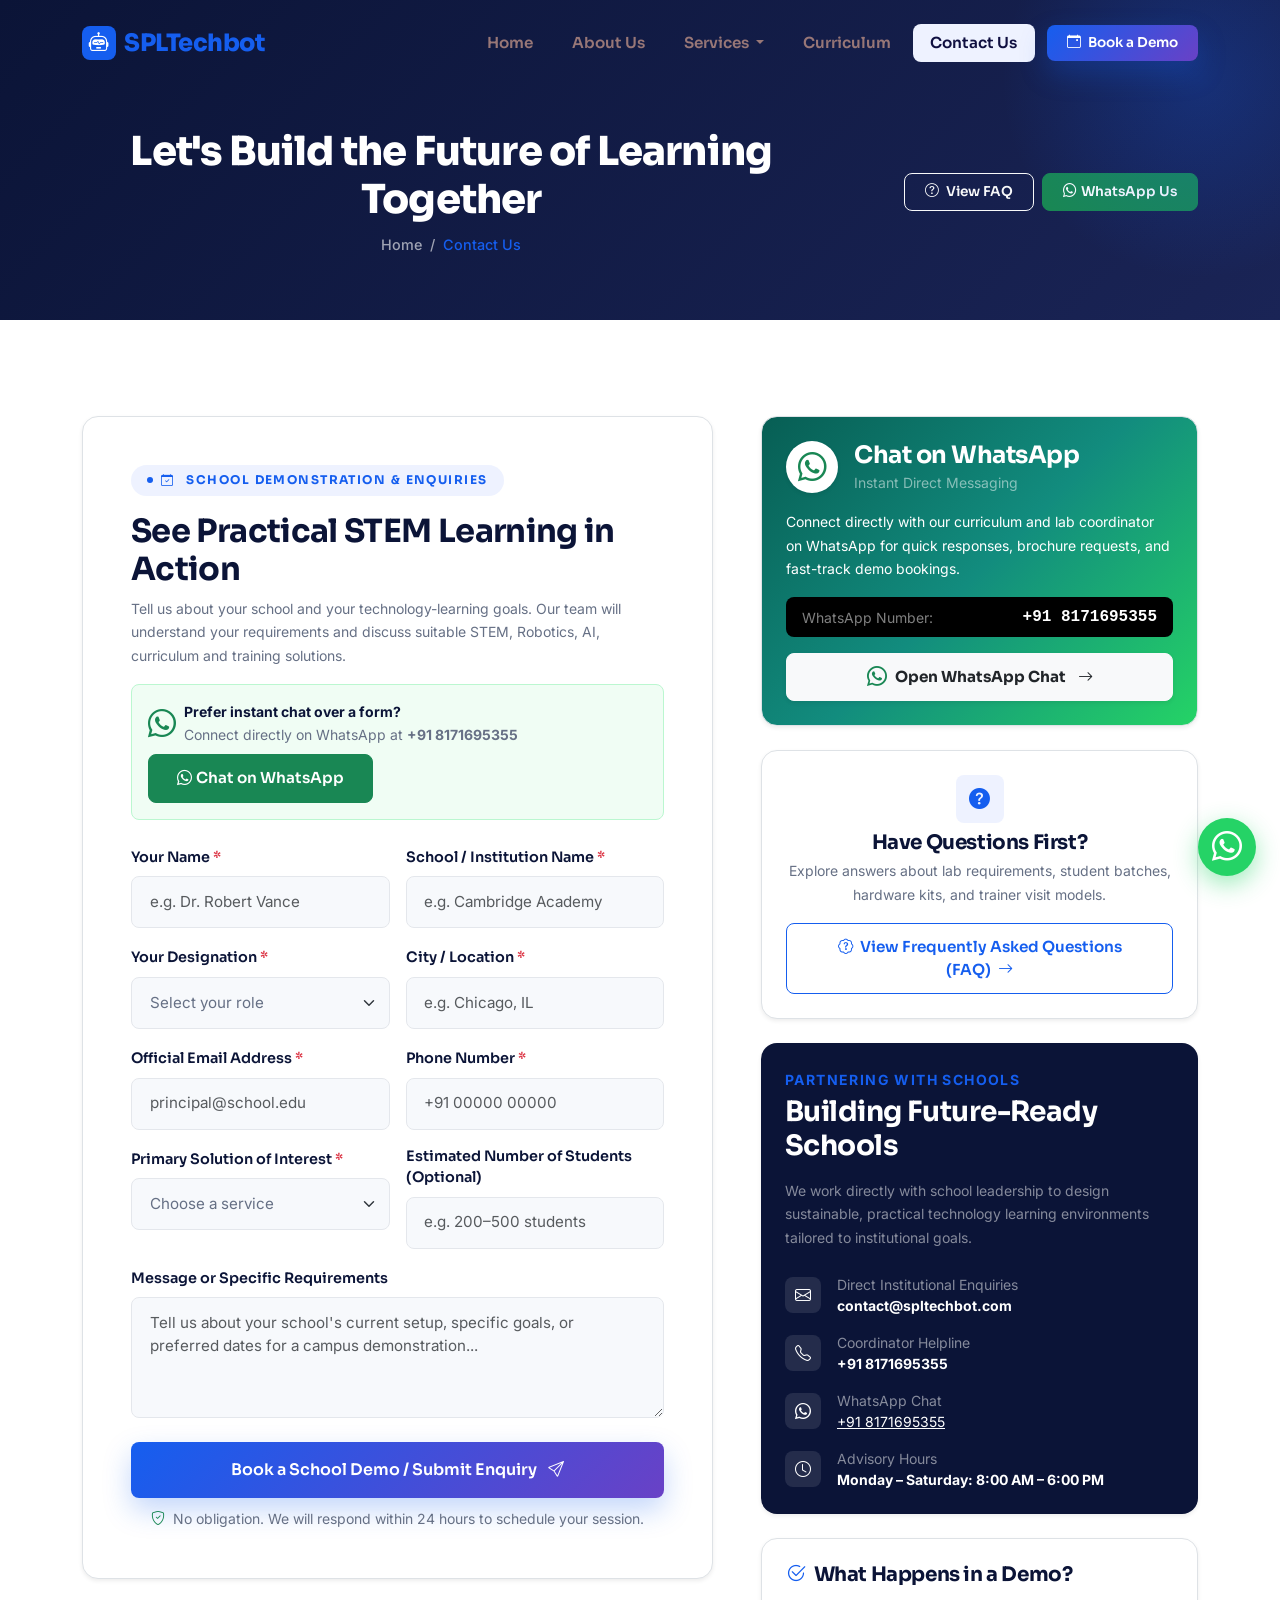
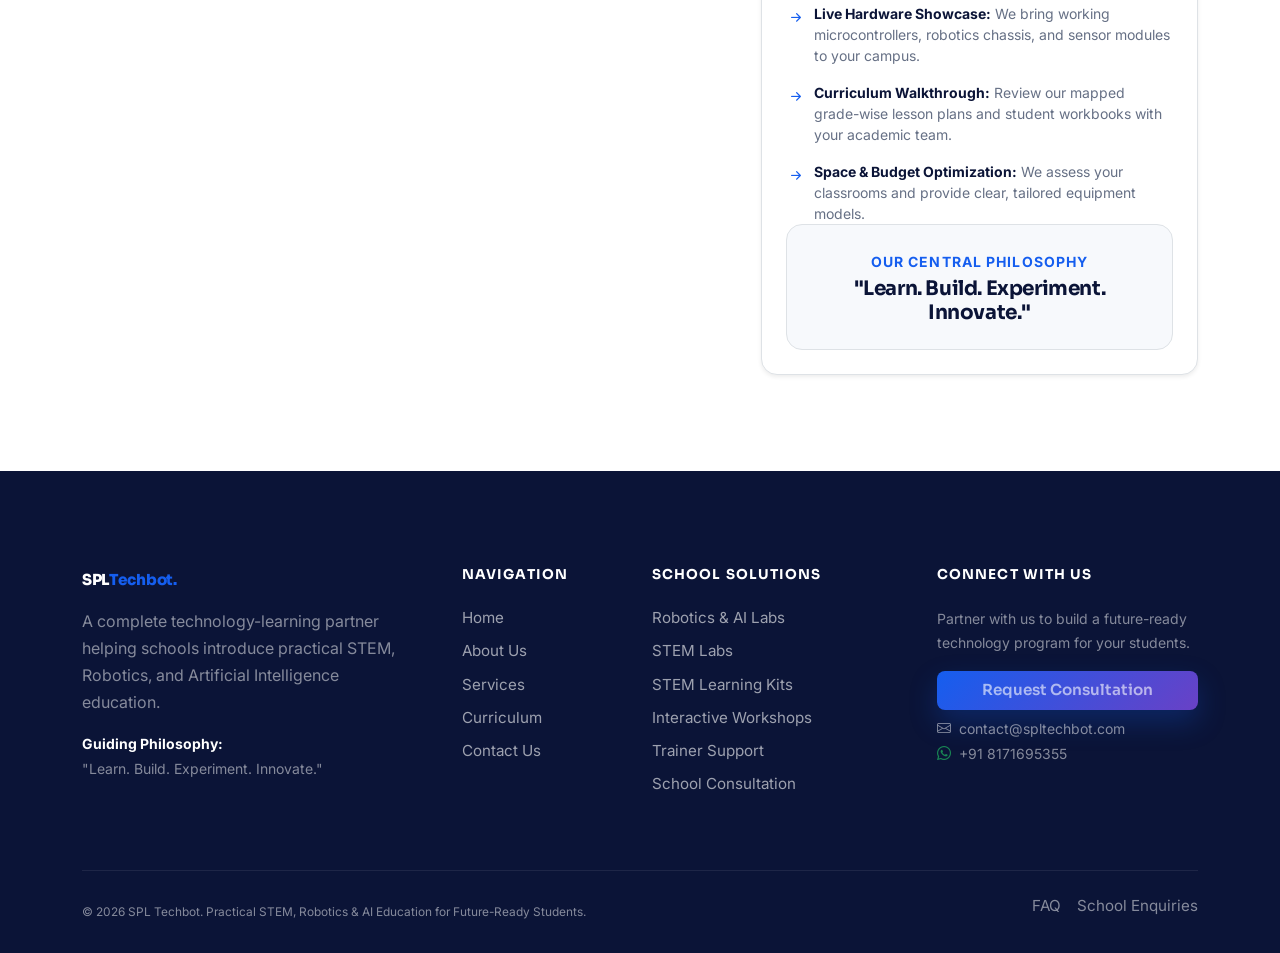
<file: contact.html>
<!DOCTYPE html>
<html lang="en">
<head>
  <meta charset="UTF-8">
  <meta name="viewport" content="width=device-width, initial-scale=1.0">
  <title>Contact Us &amp; Inquire — SPL Techbot</title>
  <meta name="description" content="Connect with SPL Techbot to discuss STEM and Robotics labs, kits, curriculum, and trainer solutions for your school.">
  <link rel="icon" type="image/svg+xml" href="data:image/svg+xml,%3Csvg xmlns='http://www.w3.org/2000/svg' viewBox='0 0 100 100'%3E%3Crect width='100' height='100' rx='22' fill='%23155EEF'/%3E%3Cpath d='M30 70 L30 30 L50 50 L70 30 L70 70' stroke='white' stroke-width='10' fill='none' stroke-linecap='round' stroke-linejoin='round'/%3E%3C/svg%3E">
  <link rel="preconnect" href="https://fonts.googleapis.com">
  <link rel="preconnect" href="https://fonts.gstatic.com" crossorigin>
  <link href="https://fonts.googleapis.com/css2?family=Inter:wght@400;500;600;700&family=Sora:wght@400;600;700;800&display=swap" rel="stylesheet">
  <link href="https://cdn.jsdelivr.net/npm/bootstrap@5.3.3/dist/css/bootstrap.min.css" rel="stylesheet">
  <link href="https://cdn.jsdelivr.net/npm/bootstrap-icons@1.11.3/font/bootstrap-icons.css" rel="stylesheet">
  <link href="css/custom.css" rel="stylesheet">
</head>
<body>

  <!-- NAVBAR -->
  <nav class="navbar navbar-expand-lg navbar-nexora fixed-top">
    <div class="container">
      <a class="navbar-brand navbar-brand-custom d-flex align-items-center gap-2" href="index.html">
        <span class="d-inline-flex align-items-center justify-content-center bg-primary text-white rounded-3 p-1" style="width:34px;height:34px;">
          <i class="bi bi-robot fs-5"></i>
        </span>
        <span>SPL<span class="text-primary-custom">Techbot</span></span>
      </a>
      <button class="navbar-toggler navbar-toggler-custom" type="button" data-bs-toggle="collapse" data-bs-target="#mainNav" aria-controls="mainNav" aria-expanded="false" aria-label="Toggle navigation">
        <span class="bar"></span><span class="bar"></span><span class="bar"></span>
      </button>
      <div class="collapse navbar-collapse" id="mainNav">
        <ul class="navbar-nav ms-auto align-items-lg-center gap-1 mt-3 mt-lg-0">
          <li class="nav-item"><a class="nav-link" href="index.html">Home</a></li>
          <li class="nav-item"><a class="nav-link" href="about.html">About Us</a></li>
          <li class="nav-item dropdown">
            <a class="nav-link dropdown-toggle" href="services.html" role="button" data-bs-toggle="dropdown" aria-expanded="false">
              Services
            </a>
            <ul class="dropdown-menu">
              <li><a class="dropdown-item" href="services.html"><i class="bi bi-grid-fill"></i> All Solutions Overview</a></li>
              <li><hr class="dropdown-divider my-1"></li>
              <li><a class="dropdown-item" href="robotics-ai-labs.html"><i class="bi bi-robot"></i> Robotics &amp; AI Labs</a></li>
              <li><a class="dropdown-item" href="stem-labs.html"><i class="bi bi-tools"></i> STEM Labs</a></li>
              <li><a class="dropdown-item" href="stem-kits.html"><i class="bi bi-box-seam"></i> STEM Kits</a></li>
              <li><a class="dropdown-item" href="workshops.html"><i class="bi bi-lightning-charge"></i> Workshops</a></li>
              <li><a class="dropdown-item" href="trainer-support.html"><i class="bi bi-person-video3"></i> Trainer Support</a></li>
              <li><a class="dropdown-item" href="school-consultation.html"><i class="bi bi-chat-square-text"></i> School Consultation</a></li>
            </ul>
          </li>
          <li class="nav-item"><a class="nav-link" href="curriculum.html">Curriculum</a></li>
          <li class="nav-item"><a class="nav-link active" href="contact.html">Contact Us</a></li>
          <li class="nav-item ms-lg-2 mt-2 mt-lg-0">
            <a href="#demo" class="btn btn-primary btn-sm-custom w-100">
              <i class="bi bi-calendar-event me-1"></i> Book a Demo
            </a>
          </li>
        </ul>
      </div>
    </div>
  </nav>

  <!-- PAGE HEADER -->
  <header class="page-header" id="demo">
    <div class="container">
      <div class="row align-items-center justify-content-between g-3">
        <div class="col-lg-8">
          <h1 class="mb-2">Let's Build the Future of Learning Together</h1>
          <div class="breadcrumb-custom">
            <a href="index.html">Home</a> <span>/</span> <span class="active">Contact Us</span>
          </div>
        </div>
        <div class="col-lg-4 text-lg-end">
          <div class="d-flex flex-wrap align-items-center justify-content-lg-end gap-2">
            <a href="faq.html" class="btn btn-outline-light btn-sm-custom">
              <i class="bi bi-question-circle me-1"></i> View FAQ
            </a>
            <a href="https://wa.me/918171695355?text=Hello%20SPL%20Techbot!%20I%20would%20like%20to%20inquire%20about%20your%20STEM%2C%20Robotics%2C%20and%20technology%20education%20programs.%20Please%20share%20more%20details." target="_blank" rel="noopener noreferrer" class="btn btn-success btn-sm-custom d-flex align-items-center gap-1">
              <i class="bi bi-whatsapp"></i> WhatsApp Us
            </a>
          </div>
        </div>
      </div>
    </div>
  </header>

  <!-- CONTACT & BOOK A DEMO SECTION -->
  <section class="section">
    <div class="container">
      <div class="row g-5">
        <!-- Contact Form Column -->
        <div class="col-lg-7 reveal">
          <div class="p-4 p-md-5 bg-white border rounded-4 shadow-sm">
            <span class="eyebrow"><i class="bi bi-calendar-check text-primary-custom me-1"></i> School Demonstration &amp; Enquiries</span>
            <h2 class="font-display fw-bold text-navy mb-2">See Practical STEM Learning in Action</h2>
            <p class="text-slate small mb-3">
              Tell us about your school and your technology-learning goals. Our team will understand your requirements and discuss suitable STEM, Robotics, AI, curriculum and training solutions.
            </p>

            <!-- Instant WhatsApp Quick Action Box -->
            <div class="p-3 mb-4 rounded-3 border d-flex flex-wrap align-items-center justify-content-between gap-2" style="background:#F0FDF4; border-color:#BBF7D0 !important;">
              <div class="d-flex align-items-center gap-2">
                <i class="bi bi-whatsapp text-success fs-3"></i>
                <div>
                  <strong class="text-navy small d-block">Prefer instant chat over a form?</strong>
                  <span class="text-slate small">Connect directly on WhatsApp at <strong>+91 8171695355</strong></span>
                </div>
              </div>
              <a href="https://wa.me/918171695355?text=Hello%20SPL%20Techbot!%20I%20would%20like%20to%20inquire%20about%20your%20STEM%2C%20Robotics%2C%20and%20technology%20education%20programs.%20Please%20share%20more%20details." target="_blank" rel="noopener noreferrer" class="btn btn-sm btn-success fw-semibold d-inline-flex align-items-center gap-1">
                <i class="bi bi-whatsapp"></i> Chat on WhatsApp
              </a>
            </div>

            <form class="needs-validation" novalidate>
              <div class="row g-3">
                <div class="col-md-6">
                  <label class="form-label text-navy fw-semibold small">Your Name <span class="text-danger">*</span></label>
                  <input type="text" class="form-control" placeholder="e.g. Dr. Robert Vance" required>
                  <div class="invalid-feedback">Please provide your full name.</div>
                </div>
                <div class="col-md-6">
                  <label class="form-label text-navy fw-semibold small">School / Institution Name <span class="text-danger">*</span></label>
                  <input type="text" class="form-control" placeholder="e.g. Cambridge Academy" required>
                  <div class="invalid-feedback">Please enter your school or institution name.</div>
                </div>
                <div class="col-md-6">
                  <label class="form-label text-navy fw-semibold small">Your Designation <span class="text-danger">*</span></label>
                  <select class="form-select" required>
                    <option value="" selected disabled>Select your role</option>
                    <option value="Principal">Principal / Head of School</option>
                    <option value="School Director">School Director / Trustee</option>
                    <option value="Academic Coordinator">Academic Coordinator</option>
                    <option value="STEM Coordinator">STEM / Robotics Coordinator</option>
                    <option value="Science / CS Teacher">Science or Computer Science Teacher</option>
                    <option value="Management">School Management / Administrator</option>
                    <option value="Other">Other</option>
                  </select>
                  <div class="invalid-feedback">Please select your role.</div>
                </div>
                <div class="col-md-6">
                  <label class="form-label text-navy fw-semibold small">City / Location <span class="text-danger">*</span></label>
                  <input type="text" class="form-control" placeholder="e.g. Chicago, IL" required>
                  <div class="invalid-feedback">Please enter your city.</div>
                </div>
                <div class="col-md-6">
                  <label class="form-label text-navy fw-semibold small">Official Email Address <span class="text-danger">*</span></label>
                  <input type="email" class="form-control" placeholder="principal@school.edu" required>
                  <div class="invalid-feedback">Please enter a valid institutional email.</div>
                </div>
                <div class="col-md-6">
                  <label class="form-label text-navy fw-semibold small">Phone Number <span class="text-danger">*</span></label>
                  <input type="tel" class="form-control" placeholder="+91 00000 00000" required>
                  <div class="invalid-feedback">Please enter your contact phone number.</div>
                </div>
                <div class="col-md-6">
                  <label class="form-label text-navy fw-semibold small">Primary Solution of Interest <span class="text-danger">*</span></label>
                  <select class="form-select" required>
                    <option value="" selected disabled>Choose a service</option>
                    <option value="Full Ecosystem">Complete Turnkey STEM Ecosystem</option>
                    <option value="Robotics & AI Labs">Robotics &amp; AI Labs</option>
                    <option value="STEM Labs">STEM Labs &amp; Maker Spaces</option>
                    <option value="STEM Kits">STEM Learning Kits</option>
                    <option value="Workshops">Interactive Workshops &amp; Hackathons</option>
                    <option value="Trainer Support">Trainer &amp; Instructor Support</option>
                    <option value="School Consultation">School Consultation &amp; Space Planning</option>
                  </select>
                  <div class="invalid-feedback">Please select the service you are interested in.</div>
                </div>
                <div class="col-md-6">
                  <label class="form-label text-navy fw-semibold small">Estimated Number of Students (Optional)</label>
                  <input type="text" class="form-control" placeholder="e.g. 200–500 students">
                </div>
                <div class="col-12">
                  <label class="form-label text-navy fw-semibold small">Message or Specific Requirements</label>
                  <textarea class="form-control" rows="4" placeholder="Tell us about your school's current setup, specific goals, or preferred dates for a campus demonstration..."></textarea>
                </div>
                <div class="col-12 mt-4">
                  <button type="submit" class="btn btn-primary btn-lg-custom w-100">
                    Book a School Demo / Submit Enquiry <i class="bi bi-send ms-2"></i>
                  </button>
                  <div class="text-center mt-2">
                    <small class="text-slate"><i class="bi bi-shield-check text-success me-1"></i> No obligation. We will respond within 24 hours to schedule your session.</small>
                  </div>
                </div>
              </div>
            </form>
          </div>
        </div>

        <!-- Information & Value Column -->
        <div class="col-lg-5 reveal">
          <div class="vstack gap-4">
            <!-- DEDICATED WHATSAPP CONTACT CARD -->
            <div class="p-4 rounded-4 shadow-sm border" style="background: linear-gradient(135deg, #075E54 0%, #128C7E 50%, #25D366 100%); color: #fff;">
              <div class="d-flex align-items-center gap-3 mb-3">
                <div class="d-flex align-items-center justify-content-center bg-white text-success rounded-circle shadow-sm" style="width:52px; height:52px; font-size:1.8rem;">
                  <i class="bi bi-whatsapp"></i>
                </div>
                <div>
                  <h4 class="text-white font-display fw-bold mb-0">Chat on WhatsApp</h4>
                  <small class="text-white-50">Instant Direct Messaging</small>
                </div>
              </div>
              <p class="text-white small mb-3 opacity-90">
                Connect directly with our curriculum and lab coordinator on WhatsApp for quick responses, brochure requests, and fast-track demo bookings.
              </p>
              <div class="bg-black bg-opacity-20 rounded-3 p-2 px-3 mb-3 d-flex align-items-center justify-content-between">
                <span class="small text-white-50">WhatsApp Number:</span>
                <strong class="text-white font-monospace fs-6">+91 8171695355</strong>
              </div>
              <a href="https://wa.me/918171695355?text=Hello%20SPL%20Techbot!%20I%20would%20like%20to%20inquire%20about%20your%20STEM%2C%20Robotics%2C%20and%20technology%20education%20programs.%20Please%20share%20more%20details." target="_blank" rel="noopener noreferrer" class="btn btn-light fw-bold w-100 py-2 text-dark d-flex align-items-center justify-content-center gap-2 shadow-sm">
                <i class="bi bi-whatsapp text-success fs-5"></i> Open WhatsApp Chat <i class="bi bi-arrow-right ms-1"></i>
              </a>
            </div>

            <!-- FAQ CALLOUT CARD -->
            <div class="p-4 bg-white border rounded-4 shadow-sm text-center">
              <div class="icon-box icon-box-primary mx-auto mb-2" style="width:48px;height:48px;font-size:1.3rem;">
                <i class="bi bi-question-circle-fill"></i>
              </div>
              <h5 class="text-navy fw-bold font-display mb-1">Have Questions First?</h5>
              <p class="text-slate small mb-3">Explore answers about lab requirements, student batches, hardware kits, and trainer visit models.</p>
              <a href="faq.html" class="btn btn-outline-primary btn-md-custom w-100">
                <i class="bi bi-patch-question me-1"></i> View Frequently Asked Questions (FAQ) <i class="bi bi-arrow-right ms-1"></i>
              </a>
            </div>

            <!-- Institutional Info Card -->
            <div class="p-4 bg-navy text-white rounded-4 shadow-sm">
              <span class="text-uppercase small fw-bold text-primary" style="letter-spacing:0.1em;">Partnering with Schools</span>
              <h3 class="text-white font-display mt-1 mb-3">Building Future-Ready Schools</h3>
              <p class="text-white-50 small mb-4">
                We work directly with school leadership to design sustainable, practical technology learning environments tailored to institutional goals.
              </p>
              <div class="vstack gap-3 small">
                <div class="d-flex align-items-center gap-3">
                  <div class="icon-box icon-box-primary text-white" style="background:rgba(255,255,255,0.1); width:36px; height:36px; font-size:1rem;">
                    <i class="bi bi-envelope"></i>
                  </div>
                  <div>
                    <span class="text-white-50 d-block">Direct Institutional Enquiries</span>
                    <strong class="text-white">contact@spltechbot.com</strong>
                  </div>
                </div>
                <div class="d-flex align-items-center gap-3">
                  <div class="icon-box icon-box-primary text-white" style="background:rgba(255,255,255,0.1); width:36px; height:36px; font-size:1rem;">
                    <i class="bi bi-telephone"></i>
                  </div>
                  <div>
                    <span class="text-white-50 d-block">Coordinator Helpline</span>
                    <strong class="text-white">+91 8171695355</strong>
                  </div>
                </div>
                <div class="d-flex align-items-center gap-3">
                  <div class="icon-box icon-box-primary text-white" style="background:rgba(255,255,255,0.1); width:36px; height:36px; font-size:1rem;">
                    <i class="bi bi-whatsapp"></i>
                  </div>
                  <div>
                    <span class="text-white-50 d-block">WhatsApp Chat</span>
                    <a href="https://wa.me/918171695355?text=Hello%20SPL%20Techbot!%20I%20would%20like%20to%20inquire%20about%20your%20STEM%2C%20Robotics%2C%20and%20technology%20education%20programs.%20Please%20share%20more%20details." target="_blank" rel="noopener noreferrer" class="text-white text-decoration-underline">+91 8171695355</a>
                  </div>
                </div>
                <div class="d-flex align-items-center gap-3">
                  <div class="icon-box icon-box-primary text-white" style="background:rgba(255,255,255,0.1); width:36px; height:36px; font-size:1rem;">
                    <i class="bi bi-clock"></i>
                  </div>
                  <div>
                    <span class="text-white-50 d-block">Advisory Hours</span>
                    <strong class="text-white">Monday – Saturday: 8:00 AM – 6:00 PM</strong>
                  </div>
                </div>
              </div>
            </div>

            <!-- What to Expect from a Demo -->
            <div class="p-4 bg-white border rounded-4 shadow-sm">
              <h5 class="text-navy fw-bold font-display mb-3"><i class="bi bi-check2-circle text-primary-custom me-2"></i>What Happens in a Demo?</h5>
              <ul class="list-unstyled vstack gap-3 small text-slate mb-0">
                <li class="d-flex gap-2">
                  <i class="bi bi-arrow-right-short text-primary-custom fs-5"></i>
                  <div><strong class="text-navy">Live Hardware Showcase:</strong> We bring working microcontrollers, robotics chassis, and sensor modules to your campus.</div>
                </li>
                <li class="d-flex gap-2">
                  <i class="bi bi-arrow-right-short text-primary-custom fs-5"></i>
                  <div><strong class="text-navy">Curriculum Walkthrough:</strong> Review our mapped grade-wise lesson plans and student workbooks with your academic team.</div>
                </li>
                <li class="d-flex gap-2">
                  <i class="bi bi-arrow-right-short text-primary-custom fs-5"></i>
                  <div><strong class="text-navy">Space &amp; Budget Optimization:</strong> We assess your classrooms and provide clear, tailored equipment models.</div>
                </li>
              </ul>
            <!-- Guiding Philosophy -->
            <div class="p-4 bg-soft rounded-4 border text-center">
              <span class="text-uppercase small fw-bold text-primary-custom" style="letter-spacing:0.08em;">Our Central Philosophy</span>
              <h5 class="font-display fw-bold text-navy mt-1 mb-0">"Learn. Build. Experiment. Innovate."</h5>
            </div>
          </div>
        </div>
      </div>
    </div>
  </section>

  <!-- FOOTER -->
  <footer class="footer-nexora">
    <div class="container">
      <div class="row gy-4">
        <div class="col-lg-4 col-md-6">
          <a class="navbar-brand-custom d-inline-block mb-3" href="index.html" style="color:#fff !important;">
            SPL<span style="color:var(--n-primary)">Techbot.</span>
          </a>
          <p class="text-white-50 mb-3" style="max-width:320px;">
            A complete technology-learning partner helping schools introduce practical STEM, Robotics, and Artificial Intelligence education.
          </p>
          <div class="text-white-50 small mb-3">
            <strong class="text-white d-block mb-1">Guiding Philosophy:</strong>
            "Learn. Build. Experiment. Innovate."
          </div>
        </div>
        <div class="col-lg-2 col-md-6 col-6">
          <h6>Navigation</h6>
          <a href="index.html">Home</a>
          <a href="about.html">About Us</a>
          <a href="services.html">Services</a>
          <a href="curriculum.html">Curriculum</a>
          <a href="contact.html">Contact Us</a>
        </div>
        <div class="col-lg-3 col-md-6 col-6">
          <h6>School Solutions</h6>
          <a href="robotics-ai-labs.html">Robotics &amp; AI Labs</a>
          <a href="stem-labs.html">STEM Labs</a>
          <a href="stem-kits.html">STEM Learning Kits</a>
          <a href="workshops.html">Interactive Workshops</a>
          <a href="trainer-support.html">Trainer Support</a>
          <a href="school-consultation.html">School Consultation</a>
        </div>
        <div class="col-lg-3 col-md-6">
          <h6>Connect with Us</h6>
          <p class="text-white-50 mb-3 small">Partner with us to build a future-ready technology program for your students.</p>
          <a href="contact.html" class="btn btn-primary btn-sm-custom w-100 mb-2">Request Consultation</a>
          <div class="text-white-50 small mt-2">
            <i class="bi bi-envelope me-1"></i> contact@spltechbot.com
          </div>
          <div class="text-white-50 small mt-1">
            <i class="bi bi-whatsapp me-1 text-success"></i> +91 8171695355
          </div>
        </div>
      </div>
      <div class="footer-bottom d-flex flex-column flex-md-row justify-content-between align-items-center gap-2 text-center text-md-start">
        <p class="mb-0 text-white-50 small">
          &copy; 2026 SPL Techbot. Practical STEM, Robotics &amp; AI Education for Future-Ready Students.
        </p>
        <div class="d-flex gap-3 small">
          <a href="faq.html" class="text-white-50">FAQ</a>
          <a href="contact.html" class="text-white-50">School Enquiries</a>
        </div>
      </div>
    </div>
  </footer>

  <!-- Floating WhatsApp Action Button -->
  <a href="https://wa.me/918171695355?text=Hello%20SPL%20Techbot!%20I%20would%20like%20to%20inquire%20about%20your%20STEM%2C%20Robotics%2C%20and%20technology%20education%20programs.%20Please%20share%20more%20details." target="_blank" rel="noopener noreferrer" class="floating-whatsapp-btn" title="Chat on WhatsApp (+91 8171695355)" aria-label="Chat on WhatsApp">
    <i class="bi bi-whatsapp"></i>
  </a>

  <button class="back-to-top" aria-label="Back to top"><i class="bi bi-arrow-up"></i></button>

  <script src="https://cdn.jsdelivr.net/npm/bootstrap@5.3.3/dist/js/bootstrap.bundle.min.js"></script>
  <script src="js/main.js"></script>
</body>
</html>
</file>
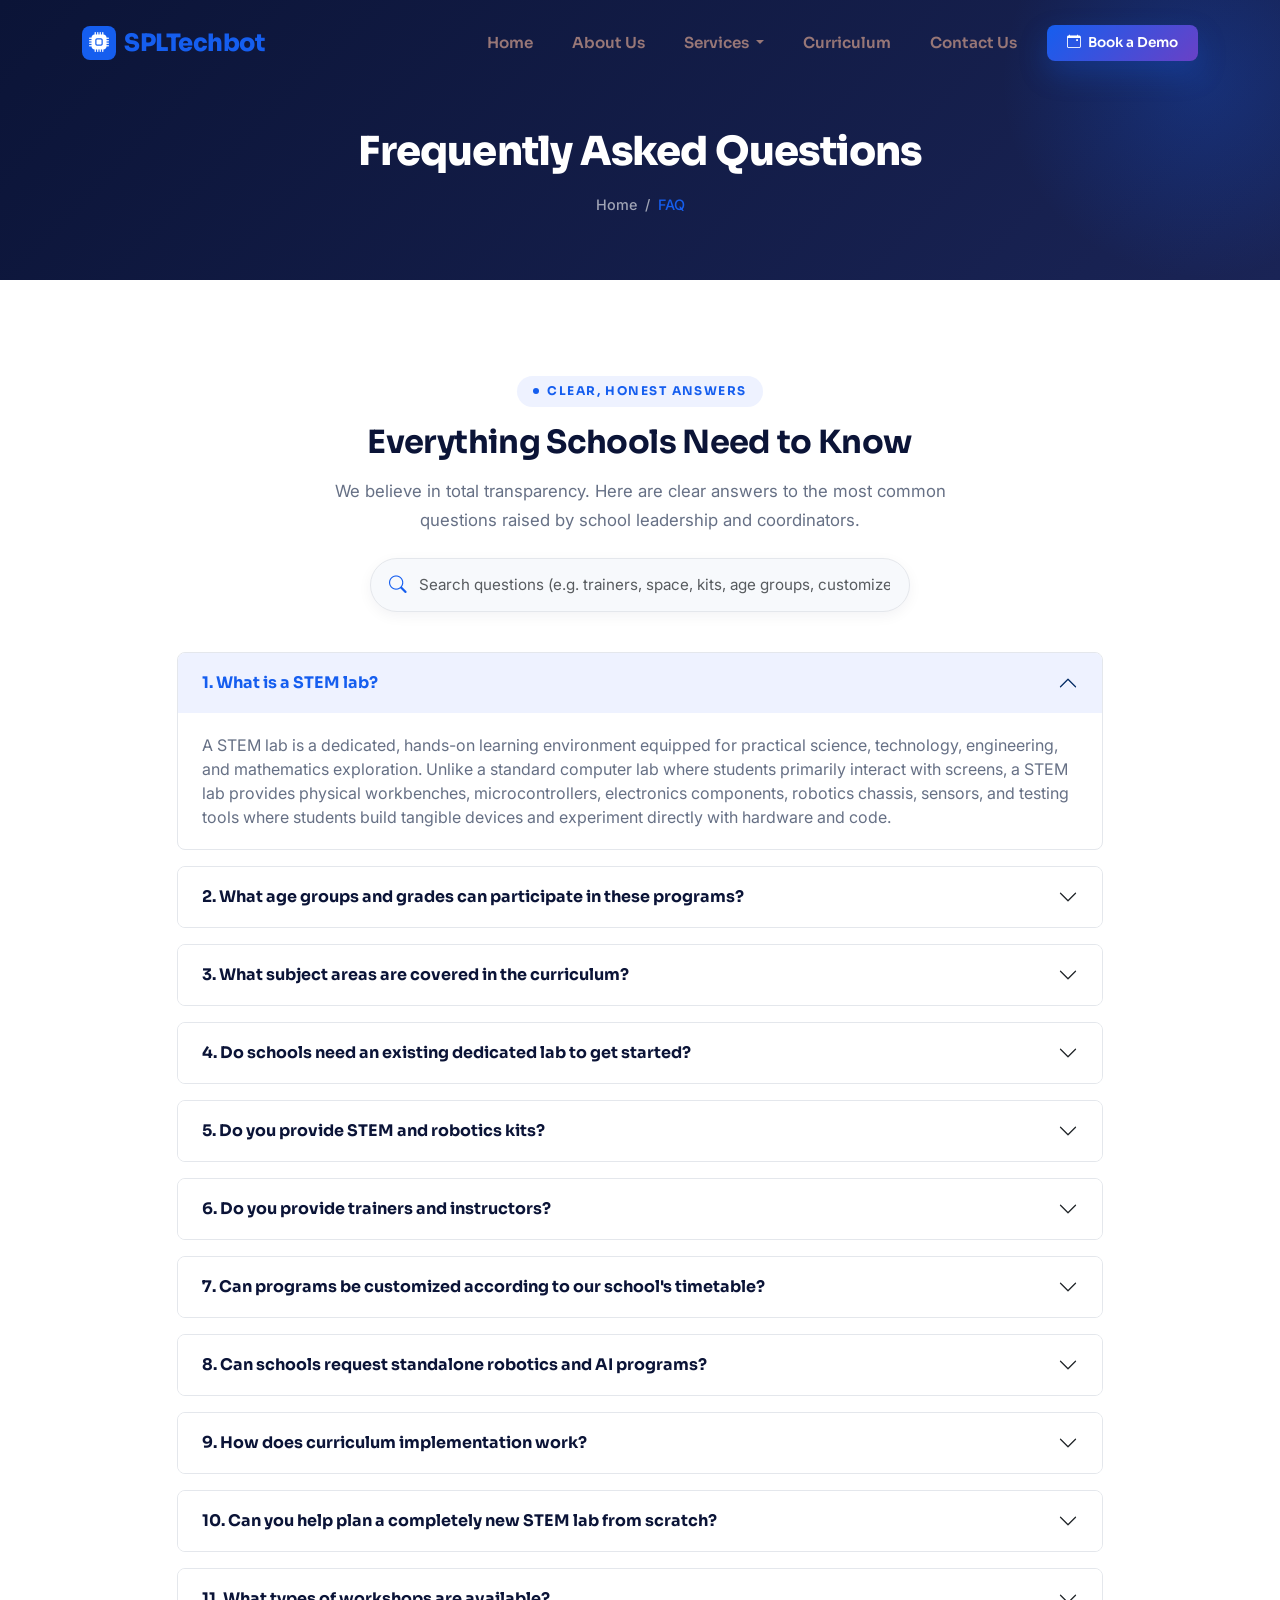
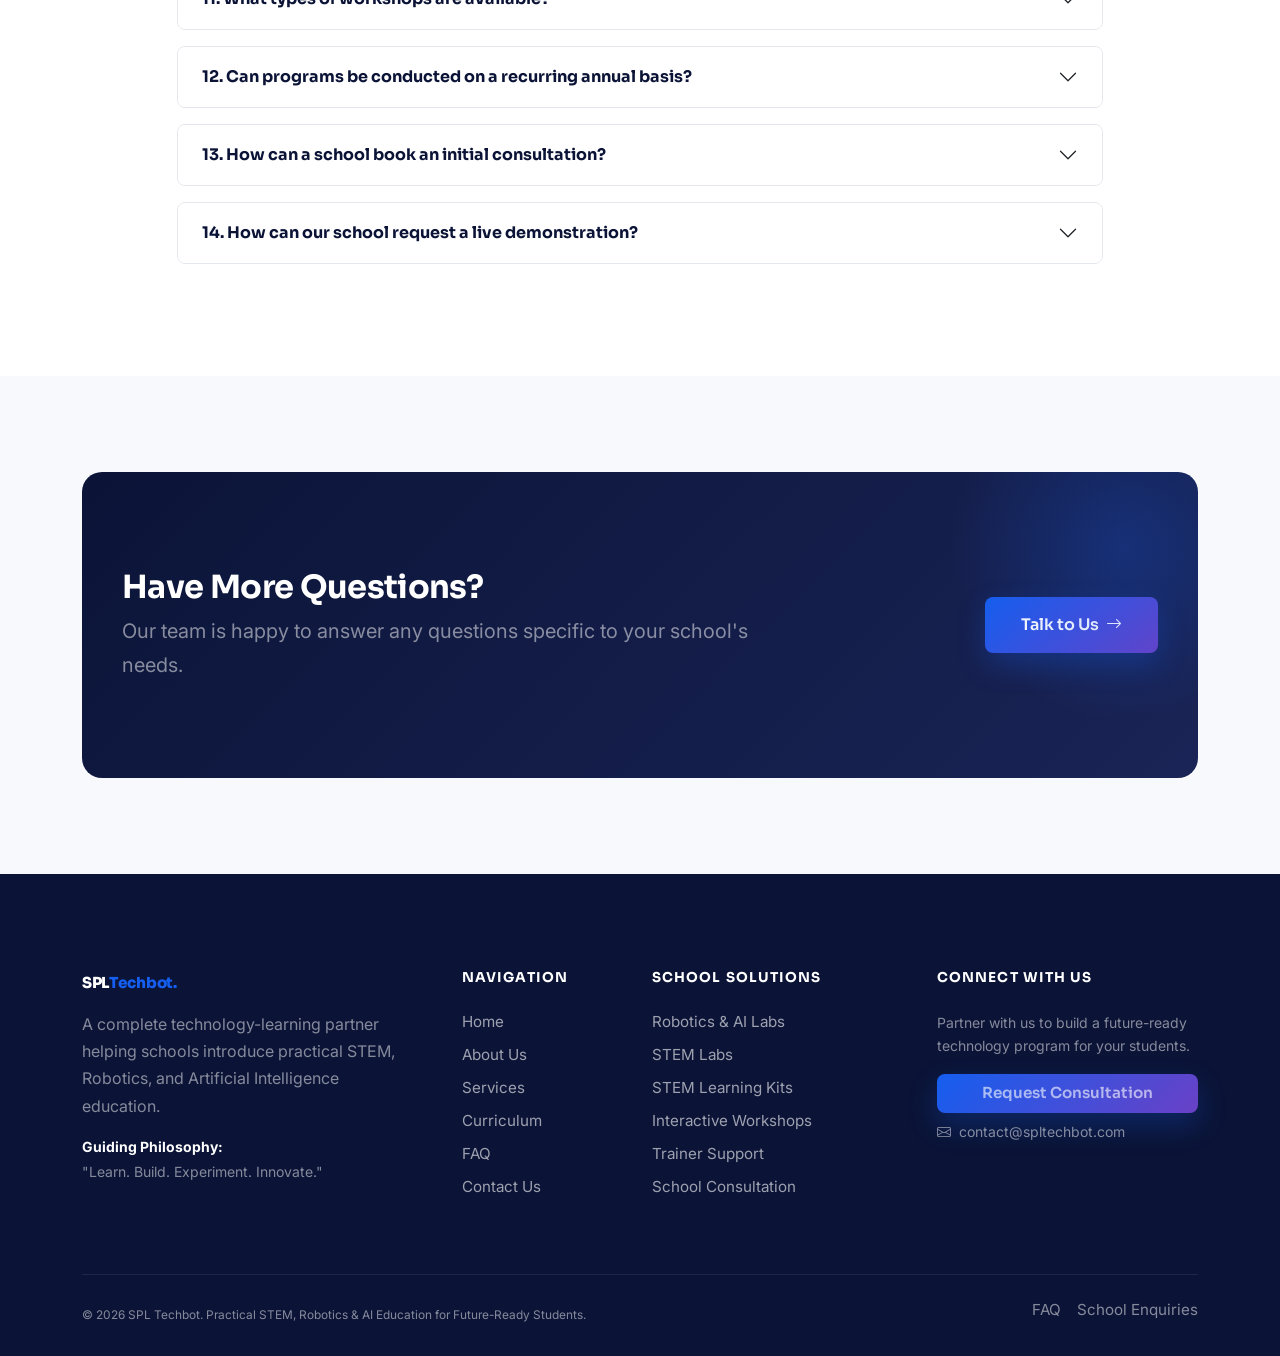
<file: faq.html>
<!DOCTYPE html>
<html lang="en">
<head>
  <meta charset="UTF-8">
  <meta name="viewport" content="width=device-width, initial-scale=1.0">
  <title>Frequently Asked Questions — SPL Techbot</title>
  <meta name="description" content="Answers to common questions from school principals, coordinators, and directors regarding STEM labs, robotics programs, curriculum, kits, and trainer support.">
  <link rel="icon" type="image/svg+xml" href="data:image/svg+xml,%3Csvg xmlns='http://www.w3.org/2000/svg' viewBox='0 0 100 100'%3E%3Crect width='100' height='100' rx='22' fill='%23155EEF'/%3E%3Cpath d='M30 70 L30 30 L50 50 L70 30 L70 70' stroke='white' stroke-width='10' fill='none' stroke-linecap='round' stroke-linejoin='round'/%3E%3C/svg%3E">
  <link rel="preconnect" href="https://fonts.googleapis.com">
  <link rel="preconnect" href="https://fonts.gstatic.com" crossorigin>
  <link href="https://fonts.googleapis.com/css2?family=Inter:wght@400;500;600;700&family=Sora:wght@400;600;700;800&display=swap" rel="stylesheet">
  <link href="https://cdn.jsdelivr.net/npm/bootstrap@5.3.3/dist/css/bootstrap.min.css" rel="stylesheet">
  <link href="https://cdn.jsdelivr.net/npm/bootstrap-icons@1.11.3/font/bootstrap-icons.css" rel="stylesheet">
  <link href="css/custom.css" rel="stylesheet">
</head>
<body>

  <!-- NAVBAR -->
  <nav class="navbar navbar-expand-lg navbar-nexora fixed-top">
    <div class="container">
      <a class="navbar-brand navbar-brand-custom d-flex align-items-center gap-2" href="index.html">
        <span class="d-inline-flex align-items-center justify-content-center bg-primary text-white rounded-3 p-1" style="width:34px;height:34px;">
          <i class="bi bi-cpu-fill fs-5"></i>
        </span>
        <span>SPL<span class="text-primary-custom">Techbot</span></span>
      </a>
      <button class="navbar-toggler navbar-toggler-custom" type="button" data-bs-toggle="collapse" data-bs-target="#mainNav" aria-controls="mainNav" aria-expanded="false" aria-label="Toggle navigation">
        <span class="bar"></span><span class="bar"></span><span class="bar"></span>
      </button>
      <div class="collapse navbar-collapse" id="mainNav">
        <ul class="navbar-nav ms-auto align-items-lg-center gap-1 mt-3 mt-lg-0">
          <li class="nav-item"><a class="nav-link" href="index.html">Home</a></li>
          <li class="nav-item"><a class="nav-link" href="about.html">About Us</a></li>
          <li class="nav-item dropdown">
            <a class="nav-link dropdown-toggle" href="services.html" role="button" data-bs-toggle="dropdown" aria-expanded="false">
              Services
            </a>
            <ul class="dropdown-menu">
              <li><a class="dropdown-item" href="services.html"><i class="bi bi-grid-fill"></i> All Solutions Overview</a></li>
              <li><hr class="dropdown-divider my-1"></li>
              <li><a class="dropdown-item" href="robotics-ai-labs.html"><i class="bi bi-robot"></i> Robotics &amp; AI Labs</a></li>
              <li><a class="dropdown-item" href="stem-labs.html"><i class="bi bi-tools"></i> STEM Labs</a></li>
              <li><a class="dropdown-item" href="stem-kits.html"><i class="bi bi-box-seam"></i> STEM Kits</a></li>
              <li><a class="dropdown-item" href="workshops.html"><i class="bi bi-lightning-charge"></i> Workshops</a></li>
              <li><a class="dropdown-item" href="trainer-support.html"><i class="bi bi-person-video3"></i> Trainer Support</a></li>
              <li><a class="dropdown-item" href="school-consultation.html"><i class="bi bi-chat-square-text"></i> School Consultation</a></li>
            </ul>
          </li>
          <li class="nav-item"><a class="nav-link" href="curriculum.html">Curriculum</a></li>
          <li class="nav-item"><a class="nav-link" href="contact.html">Contact Us</a></li>
          <li class="nav-item ms-lg-2 mt-2 mt-lg-0">
            <a href="contact.html" class="btn btn-primary btn-sm-custom w-100">
              <i class="bi bi-calendar-event me-1"></i> Book a Demo
            </a>
          </li>
        </ul>
      </div>
    </div>
  </nav>

  <!-- PAGE HEADER -->
  <header class="page-header">
    <div class="container">
      <h1 class="mb-3">Frequently Asked Questions</h1>
      <div class="breadcrumb-custom">
        <a href="index.html">Home</a> <span>/</span> <span class="active">FAQ</span>
      </div>
    </div>
  </header>

  <!-- FAQ SECTION -->
  <section class="section">
    <div class="container">
      <div class="row justify-content-center">
        <div class="col-lg-10">
          <div class="text-center mb-4 reveal">
            <span class="eyebrow">Clear, Honest Answers</span>
            <h2 class="section-title">Everything Schools Need to Know</h2>
            <p class="section-subtitle mx-auto">
              We believe in total transparency. Here are clear answers to the most common questions raised by school leadership and coordinators.
            </p>
          </div>

          <!-- LIVE JAVASCRIPT FAQ SEARCH -->
          <div class="faq-search-wrapper reveal">
            <i class="bi bi-search faq-search-icon"></i>
            <input type="text" class="form-control" id="faqSearchInput" placeholder="Search questions (e.g. trainers, space, kits, age groups, customized)...">
            <div id="faqResultCount" class="text-center mt-2 small text-primary fw-semibold" style="display:none;"></div>
          </div>

          <div class="accordion accordion-custom reveal" id="stemFaqAccordion">

            <!-- Question 1 -->
            <div class="accordion-item">
              <h2 class="accordion-header" id="headingOne">
                <button class="accordion-button" type="button" data-bs-toggle="collapse" data-bs-target="#collapseOne" aria-expanded="true" aria-controls="collapseOne">
                  1. What is a STEM lab?
                </button>
              </h2>
              <div id="collapseOne" class="accordion-collapse collapse show" aria-labelledby="headingOne" data-bs-parent="#stemFaqAccordion">
                <div class="accordion-body">
                  A STEM lab is a dedicated, hands-on learning environment equipped for practical science, technology, engineering, and mathematics exploration. Unlike a standard computer lab where students primarily interact with screens, a STEM lab provides physical workbenches, microcontrollers, electronics components, robotics chassis, sensors, and testing tools where students build tangible devices and experiment directly with hardware and code.
                </div>
              </div>
            </div>

            <!-- Question 2 -->
            <div class="accordion-item">
              <h2 class="accordion-header" id="headingTwo">
                <button class="accordion-button collapsed" type="button" data-bs-toggle="collapse" data-bs-target="#collapseTwo" aria-expanded="false" aria-controls="collapseTwo">
                  2. What age groups and grades can participate in these programs?
                </button>
              </h2>
              <div id="collapseTwo" class="accordion-collapse collapse" aria-labelledby="headingTwo" data-bs-parent="#stemFaqAccordion">
                <div class="accordion-body">
                  Our curriculum covers students from Grade 1 through Grade 12 (approx. ages 6 to 18). Each cohort engages with age-appropriate tools: Primary school students start with safe visual block-logic, snap circuits, and kinetic building; Middle school students advance to breadboarding, sensors, and introductory Arduino C++; High school students progress to Python, IoT telemetry, computer vision, and machine learning concepts.
                </div>
              </div>
            </div>

            <!-- Question 3 -->
            <div class="accordion-item">
              <h2 class="accordion-header" id="headingThree">
                <button class="accordion-button collapsed" type="button" data-bs-toggle="collapse" data-bs-target="#collapseThree" aria-expanded="false" aria-controls="collapseThree">
                  3. What subject areas are covered in the curriculum?
                </button>
              </h2>
              <div id="collapseThree" class="accordion-collapse collapse" aria-labelledby="headingThree" data-bs-parent="#stemFaqAccordion">
                <div class="accordion-body">
                  The curriculum covers STEM fundamentals, electronics and circuit building, sensory perception, coding and programming (visual blocks, C++, and Python), mobile robotics, automation, artificial intelligence, IoT, and the engineering design methodology (Understand &rarr; Explore &rarr; Build &rarr; Test &rarr; Improve &rarr; Innovate).
                </div>
              </div>
            </div>

            <!-- Question 4 -->
            <div class="accordion-item">
              <h2 class="accordion-header" id="headingFour">
                <button class="accordion-button collapsed" type="button" data-bs-toggle="collapse" data-bs-target="#collapseFour" aria-expanded="false" aria-controls="collapseFour">
                  4. Do schools need an existing dedicated lab to get started?
                </button>
              </h2>
              <div id="collapseFour" class="accordion-collapse collapse" aria-labelledby="headingFour" data-bs-parent="#stemFaqAccordion">
                <div class="accordion-body">
                  No. While a dedicated room provides the ideal immersive experience, our solutions are highly adaptable. We can help schools convert an existing science laboratory, multi-purpose room, or computer lab into a flexible maker space with modular storage carts and portable workstation kits.
                </div>
              </div>
            </div>

            <!-- Question 5 -->
            <div class="accordion-item">
              <h2 class="accordion-header" id="headingFive">
                <button class="accordion-button collapsed" type="button" data-bs-toggle="collapse" data-bs-target="#collapseFive" aria-expanded="false" aria-controls="collapseFive">
                  5. Do you provide STEM and robotics kits?
                </button>
              </h2>
              <div id="collapseFive" class="accordion-collapse collapse" aria-labelledby="headingFive" data-bs-parent="#stemFaqAccordion">
                <div class="accordion-body">
                  Yes. We supply comprehensive hardware kits containing microcontrollers, motor drivers, sensor modules, breadboards, wiring harnesses, and chassis materials. In addition, our long-term business vision is focused on developing an expanding ecosystem of proprietary educational kits designed specifically around our curriculum.
                </div>
              </div>
            </div>

            <!-- Question 6 -->
            <div class="accordion-item">
              <h2 class="accordion-header" id="headingSix">
                <button class="accordion-button collapsed" type="button" data-bs-toggle="collapse" data-bs-target="#collapseSix" aria-expanded="false" aria-controls="collapseSix">
                  6. Do you provide trainers and instructors?
                </button>
              </h2>
              <div id="collapseSix" class="accordion-collapse collapse" aria-labelledby="headingSix" data-bs-parent="#stemFaqAccordion">
                <div class="accordion-body">
                  Yes. We believe hands-on technology learning requires active guidance. We provide trained instructors who can conduct practical classroom sessions, mentor students through troubleshooting, manage equipment, and co-teach with your school's existing science and computer faculty.
                </div>
              </div>
            </div>

            <!-- Question 7 -->
            <div class="accordion-item">
              <h2 class="accordion-header" id="headingSeven">
                <button class="accordion-button collapsed" type="button" data-bs-toggle="collapse" data-bs-target="#collapseSeven" aria-expanded="false" aria-controls="collapseSeven">
                  7. Can programs be customized according to our school's timetable?
                </button>
              </h2>
              <div id="collapseSeven" class="accordion-collapse collapse" aria-labelledby="headingSeven" data-bs-parent="#stemFaqAccordion">
                <div class="accordion-body">
                  Absolutely. We can integrate into your regular weekly academic timetable (e.g., one or two periods per week per section), run as an after-school technology club, or operate as weekend immersion modules and holiday workshops.
                </div>
              </div>
            </div>

            <!-- Question 8 -->
            <div class="accordion-item">
              <h2 class="accordion-header" id="headingEight">
                <button class="accordion-button collapsed" type="button" data-bs-toggle="collapse" data-bs-target="#collapseEight" aria-expanded="false" aria-controls="collapseEight">
                  8. Can schools request standalone robotics and AI programs?
                </button>
              </h2>
              <div id="collapseEight" class="accordion-collapse collapse" aria-labelledby="headingEight" data-bs-parent="#stemFaqAccordion">
                <div class="accordion-body">
                  Yes. Schools can choose our comprehensive STEM ecosystem or opt specifically for our dedicated Robotics &amp; AI Lab program, focusing on mobile rovers, autonomous systems, computer vision, and machine learning applications.
                </div>
              </div>
            </div>

            <!-- Question 9 -->
            <div class="accordion-item">
              <h2 class="accordion-header" id="headingNine">
                <button class="accordion-button collapsed" type="button" data-bs-toggle="collapse" data-bs-target="#collapseNine" aria-expanded="false" aria-controls="collapseNine">
                  9. How does curriculum implementation work?
                </button>
              </h2>
              <div id="collapseNine" class="accordion-collapse collapse" aria-labelledby="headingNine" data-bs-parent="#stemFaqAccordion">
                <div class="accordion-body">
                  We supply detailed term-by-term lesson plans, teacher facilitation guides, student project workbooks, and slide presentations. Each module integrates theoretical concept introductions with immediate hands-on building and verification tasks.
                </div>
              </div>
            </div>

            <!-- Question 10 -->
            <div class="accordion-item">
              <h2 class="accordion-header" id="headingTen">
                <button class="accordion-button collapsed" type="button" data-bs-toggle="collapse" data-bs-target="#collapseTen" aria-expanded="false" aria-controls="collapseTen">
                  10. Can you help plan a completely new STEM lab from scratch?
                </button>
              </h2>
              <div id="collapseTen" class="accordion-collapse collapse" aria-labelledby="headingTen" data-bs-parent="#stemFaqAccordion">
                <div class="accordion-body">
                  Yes. Our School Consultation process handles complete space layout advisory, electrical load planning, ergonomic workbench recommendations, kit-to-student inventory sizing, and safety protocols to ensure your investment is optimized.
                </div>
              </div>
            </div>

            <!-- Question 11 -->
            <div class="accordion-item">
              <h2 class="accordion-header" id="headingEleven">
                <button class="accordion-button collapsed" type="button" data-bs-toggle="collapse" data-bs-target="#collapseEleven" aria-expanded="false" aria-controls="collapseEleven">
                  11. What types of workshops are available?
                </button>
              </h2>
              <div id="collapseEleven" class="accordion-collapse collapse" aria-labelledby="headingEleven" data-bs-parent="#stemFaqAccordion">
                <div class="accordion-body">
                  We offer single-day hackathons, 3–5 day summer/winter bootcamps, robotics competitions, IoT smart-home challenges, beginner coding intensives, and preparation for inter-school science and innovation exhibitions.
                </div>
              </div>
            </div>

            <!-- Question 12 -->
            <div class="accordion-item">
              <h2 class="accordion-header" id="headingTwelve">
                <button class="accordion-button collapsed" type="button" data-bs-toggle="collapse" data-bs-target="#collapseTwelve" aria-expanded="false" aria-controls="collapseTwelve">
                  12. Can programs be conducted on a recurring annual basis?
                </button>
              </h2>
              <div id="collapseTwelve" class="accordion-collapse collapse" aria-labelledby="headingTwelve" data-bs-parent="#stemFaqAccordion">
                <div class="accordion-body">
                  Yes. We partner with schools on multi-term and annual models to provide ongoing trainer support, curriculum updates, replacement hardware buffers, and progressive student evaluation.
                </div>
              </div>
            </div>

            <!-- Question 13 -->
            <div class="accordion-item">
              <h2 class="accordion-header" id="headingThirteen">
                <button class="accordion-button collapsed" type="button" data-bs-toggle="collapse" data-bs-target="#collapseThirteen" aria-expanded="false" aria-controls="collapseThirteen">
                  13. How can a school book an initial consultation?
                </button>
              </h2>
              <div id="collapseThirteen" class="accordion-collapse collapse" aria-labelledby="headingThirteen" data-bs-parent="#stemFaqAccordion">
                <div class="accordion-body">
                  You can submit an inquiry through our <a href="contact.html">Contact Us</a> form or call us directly. Our educational coordinators will arrange an in-person or virtual planning session at your school's convenience.
                </div>
              </div>
            </div>

            <!-- Question 14 -->
            <div class="accordion-item">
              <h2 class="accordion-header" id="headingFourteen">
                <button class="accordion-button collapsed" type="button" data-bs-toggle="collapse" data-bs-target="#collapseFourteen" aria-expanded="false" aria-controls="collapseFourteen">
                  14. How can our school request a live demonstration?
                </button>
              </h2>
              <div id="collapseFourteen" class="accordion-collapse collapse" aria-labelledby="headingFourteen" data-bs-parent="#stemFaqAccordion">
                <div class="accordion-body">
                  Use our "Book a School Demo" button located across the website, or fill out the enquiry form on our <a href="contact.html#demo">Contact page</a>. Our team will bring sample kits and live robotics demonstration models to your school campus for your leadership team to experience firsthand.
                </div>
              </div>
            </div>

          </div>
        </div>
      </div>
    </div>
  </section>

  <!-- CTA STRIP -->
  <section class="section bg-soft">
    <div class="container">
      <div class="cta-section reveal">
        <div class="row align-items-center">
          <div class="col-lg-8">
            <h2 class="text-white font-display mb-2">Have More Questions?</h2>
            <p class="text-white-50 fs-5 mb-0">Our team is happy to answer any questions specific to your school's needs.</p>
          </div>
          <div class="col-lg-4 text-lg-end mt-4 mt-lg-0">
            <a href="contact.html" class="btn btn-primary btn-lg-custom">Talk to Us <i class="bi bi-arrow-right ms-1"></i></a>
          </div>
        </div>
      </div>
    </div>
  </section>

  <!-- FOOTER -->
  <footer class="footer-nexora">
    <div class="container">
      <div class="row gy-4">
        <div class="col-lg-4 col-md-6">
          <a class="navbar-brand-custom d-inline-block mb-3" href="index.html" style="color:#fff !important;">
            SPL<span style="color:var(--n-primary)">Techbot.</span>
          </a>
          <p class="text-white-50 mb-3" style="max-width:320px;">
            A complete technology-learning partner helping schools introduce practical STEM, Robotics, and Artificial Intelligence education.
          </p>
          <div class="text-white-50 small mb-3">
            <strong class="text-white d-block mb-1">Guiding Philosophy:</strong>
            "Learn. Build. Experiment. Innovate."
          </div>
        </div>
        <div class="col-lg-2 col-md-6 col-6">
          <h6>Navigation</h6>
          <a href="index.html">Home</a>
          <a href="about.html">About Us</a>
          <a href="services.html">Services</a>
          <a href="curriculum.html">Curriculum</a>
          <a href="faq.html">FAQ</a>
          <a href="contact.html">Contact Us</a>
        </div>
        <div class="col-lg-3 col-md-6 col-6">
          <h6>School Solutions</h6>
          <a href="robotics-ai-labs.html">Robotics &amp; AI Labs</a>
          <a href="stem-labs.html">STEM Labs</a>
          <a href="stem-kits.html">STEM Learning Kits</a>
          <a href="workshops.html">Interactive Workshops</a>
          <a href="trainer-support.html">Trainer Support</a>
          <a href="school-consultation.html">School Consultation</a>
        </div>
        <div class="col-lg-3 col-md-6">
          <h6>Connect with Us</h6>
          <p class="text-white-50 mb-3 small">Partner with us to build a future-ready technology program for your students.</p>
          <a href="contact.html" class="btn btn-primary btn-sm-custom w-100 mb-2">Request Consultation</a>
          <div class="text-white-50 small mt-2">
            <i class="bi bi-envelope me-1"></i> contact@spltechbot.com
          </div>
        </div>
      </div>
      <div class="footer-bottom d-flex flex-column flex-md-row justify-content-between align-items-center gap-2 text-center text-md-start">
        <p class="mb-0 text-white-50 small">
          &copy; 2026 SPL Techbot. Practical STEM, Robotics &amp; AI Education for Future-Ready Students.
        </p>
        <div class="d-flex gap-3 small">
          <a href="faq.html" class="text-white-50">FAQ</a>
          <a href="contact.html" class="text-white-50">School Enquiries</a>
        </div>
      </div>
    </div>
  </footer>

  <!-- DEMO BOOKING MODAL -->
  <div class="modal fade" id="demoModal" tabindex="-1" aria-labelledby="demoModalLabel" aria-hidden="true">
    <div class="modal-dialog modal-dialog-centered modal-lg">
      <div class="modal-content rounded-4 border-0 shadow-lg">
        <div class="modal-header border-0 pb-0 pt-4 px-4 px-md-5">
          <div>
            <span class="badge bg-primary text-white rounded-pill px-3 py-1 small">Campus Demonstration</span>
            <h3 class="modal-title font-display fw-bold text-navy mt-2" id="demoModalLabel">See Practical STEM Learning in Action</h3>
          </div>
          <button type="button" class="btn-close" data-bs-dismiss="modal" aria-label="Close"></button>
        </div>
        <div class="modal-body px-4 px-md-5 py-4">
          <p class="text-slate small mb-4">
            Tell us about your school and technology goals. Our team will bring sample kits and live robotics demonstration models to your campus.
          </p>
          <form class="needs-validation" novalidate>
            <div class="row g-3">
              <div class="col-md-6">
                <label class="form-label text-navy fw-semibold small">Full Name <span class="text-danger">*</span></label>
                <input type="text" class="form-control" placeholder="e.g. Dr. Robert Vance" required>
              </div>
              <div class="col-md-6">
                <label class="form-label text-navy fw-semibold small">School / Institution Name <span class="text-danger">*</span></label>
                <input type="text" class="form-control" placeholder="e.g. Cambridge Academy" required>
              </div>
              <div class="col-md-6">
                <label class="form-label text-navy fw-semibold small">Designation <span class="text-danger">*</span></label>
                <select class="form-select" required>
                  <option value="" selected disabled>Select your role</option>
                  <option value="Principal">Principal / Head of School</option>
                  <option value="Director">School Director / Trustee</option>
                  <option value="STEM Coordinator">STEM / Robotics Coordinator</option>
                  <option value="Teacher">Science / CS Faculty</option>
                  <option value="Management">Management</option>
                </select>
              </div>
              <div class="col-md-6">
                <label class="form-label text-navy fw-semibold small">Official Email <span class="text-danger">*</span></label>
                <input type="email" class="form-control" placeholder="principal@school.edu" required>
              </div>
              <div class="col-md-6">
                <label class="form-label text-navy fw-semibold small">Contact Phone <span class="text-danger">*</span></label>
                <input type="tel" class="form-control" placeholder="+1 (555) 000-0000" required>
              </div>
              <div class="col-md-6">
                <label class="form-label text-navy fw-semibold small">Program Interest <span class="text-danger">*</span></label>
                <select class="form-select" required>
                  <option value="" selected disabled>Select primary interest</option>
                  <option value="Complete Ecosystem">Complete Turnkey STEM Ecosystem</option>
                  <option value="Robotics & AI Labs">Robotics &amp; AI Labs</option>
                  <option value="STEM Labs">STEM Labs &amp; Maker Space</option>
                  <option value="STEM Kits">STEM Learning Kits</option>
                  <option value="Workshops">Workshops &amp; Bootcamps</option>
                  <option value="Trainer Support">Trainer &amp; Instructor Support</option>
                  <option value="Consultation">School Consultation</option>
                </select>
              </div>
              <div class="col-12">
                <label class="form-label text-navy fw-semibold small">Specific Requirements or Preferred Dates</label>
                <textarea class="form-control" rows="3" placeholder="Tell us about your campus, grade levels, or specific timeline..."></textarea>
              </div>
              <div class="col-12 mt-4">
                <button type="submit" class="btn btn-primary btn-lg-custom w-100">
                  Submit School Demo Request <i class="bi bi-send ms-1"></i>
                </button>
              </div>
            </div>
          </form>
        </div>
      </div>
    </div>
  </div>

  <button class="back-to-top" aria-label="Back to top"><i class="bi bi-arrow-up"></i></button>

  <script src="https://cdn.jsdelivr.net/npm/bootstrap@5.3.3/dist/js/bootstrap.bundle.min.js"></script>
  <script src="js/main.js"></script>
</body>
</html>
</file>
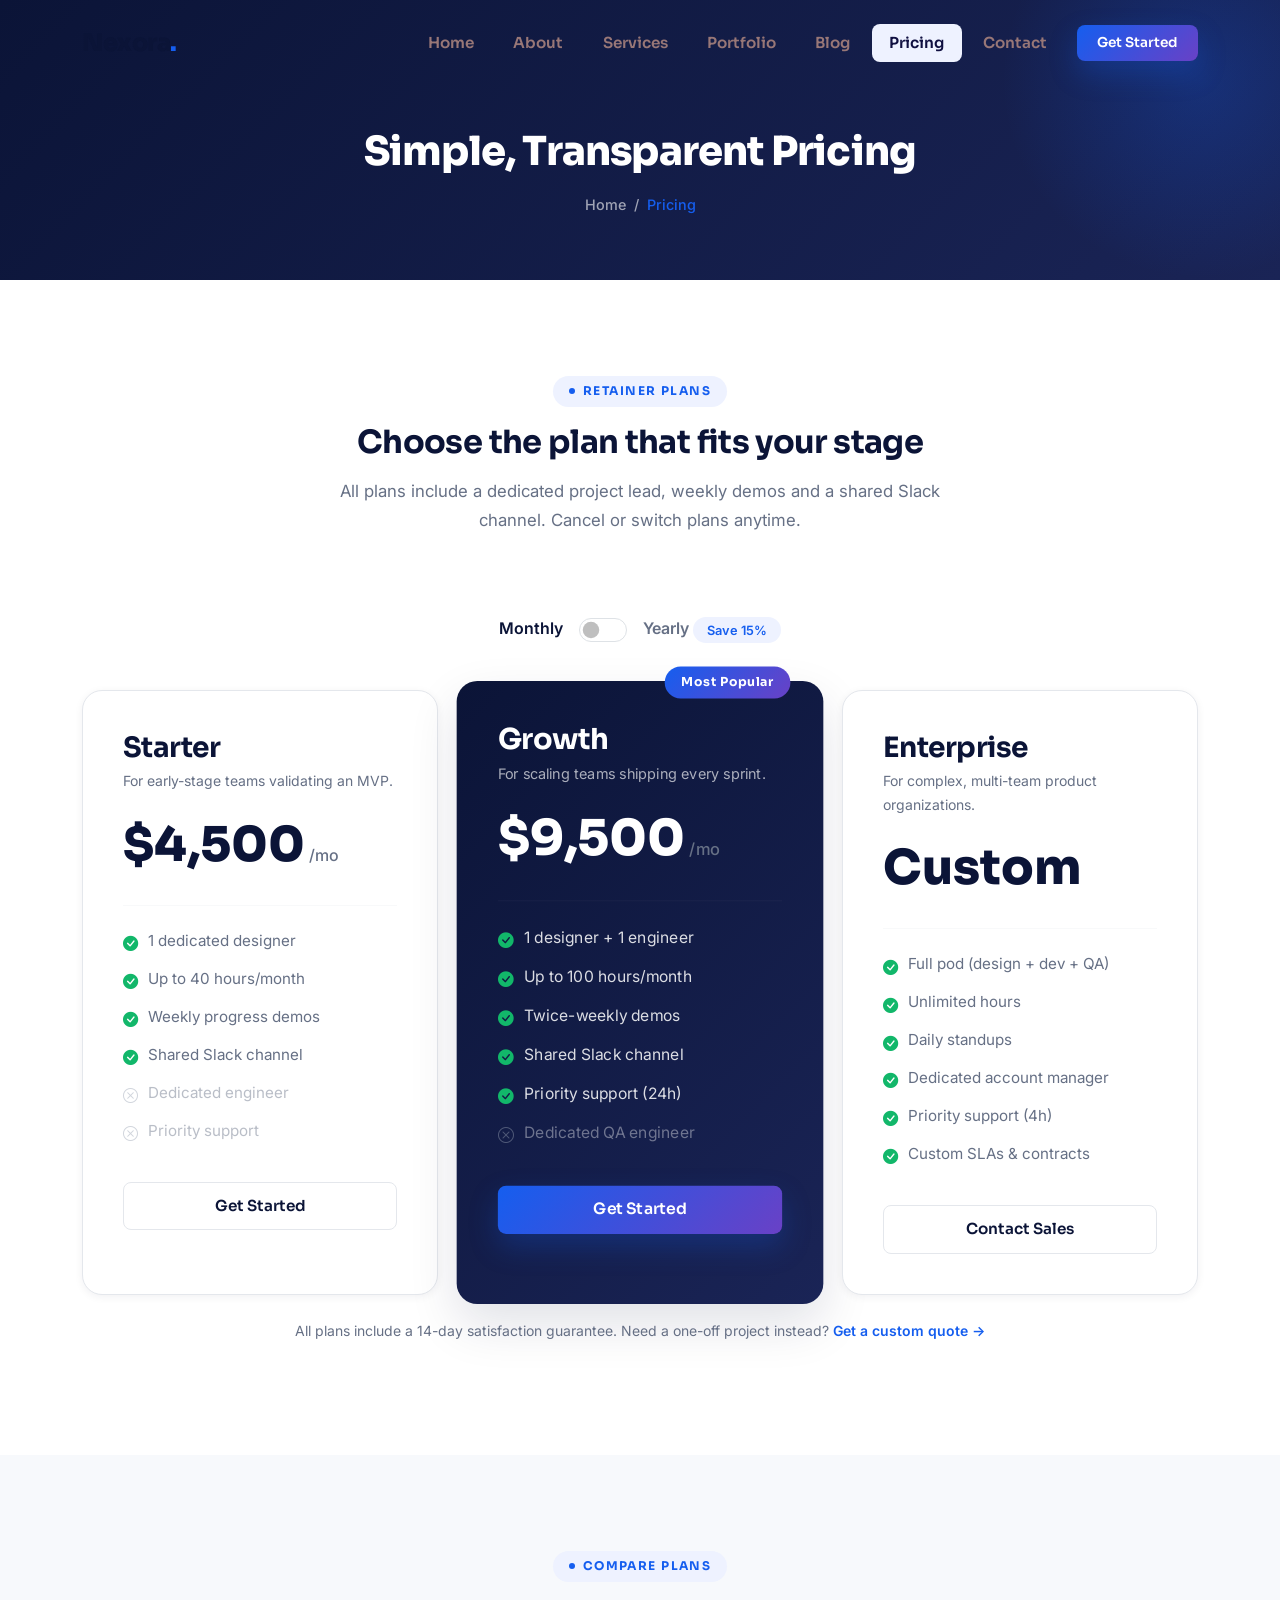
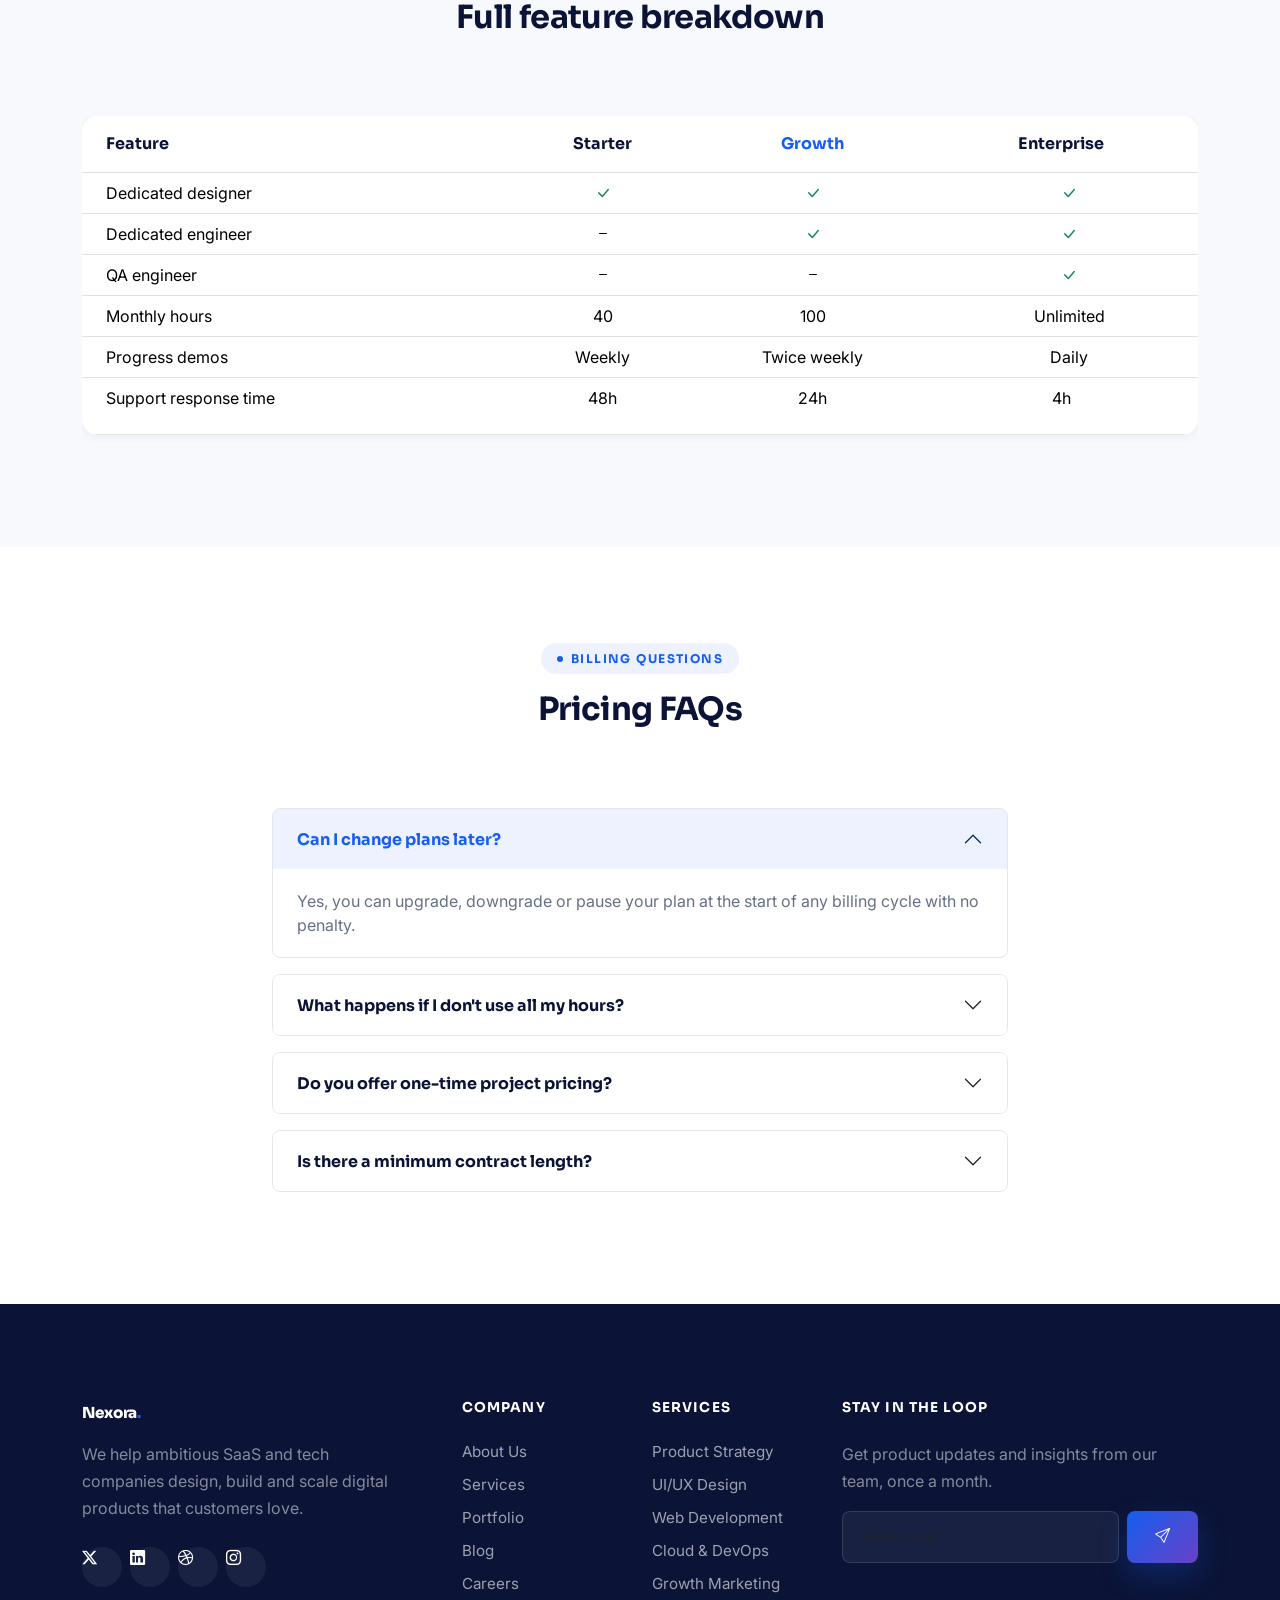
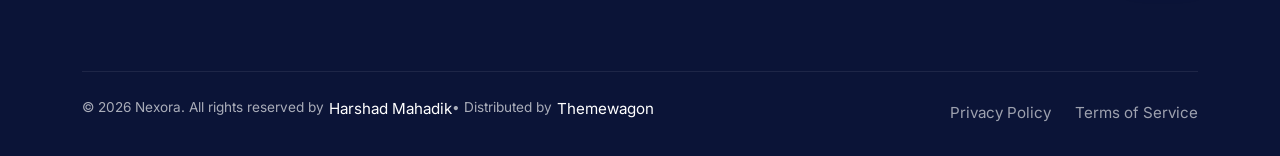
<file: pricing.html>
<!DOCTYPE html>
<html lang="en">
<head>
  <meta charset="UTF-8">
  <meta name="viewport" content="width=device-width, initial-scale=1.0">
  <title>Pricing — Nexora</title>
  <meta name="description" content="Simple, transparent pricing plans for Nexora's design and development services — from one-off sprints to full retainers.">
  <link rel="icon" type="image/svg+xml" href="data:image/svg+xml,%3Csvg xmlns='http://www.w3.org/2000/svg' viewBox='0 0 100 100'%3E%3Crect width='100' height='100' rx='22' fill='%23155EEF'/%3E%3Ctext x='50' y='68' font-size='58' font-family='Arial' font-weight='800' fill='white' text-anchor='middle'%3EN%3C/text%3E%3C/svg%3E">
  <link rel="preconnect" href="https://fonts.googleapis.com">
  <link rel="preconnect" href="https://fonts.gstatic.com" crossorigin>
  <link href="https://fonts.googleapis.com/css2?family=Inter:wght@400;500;600;700&family=Sora:wght@400;600;700;800&display=swap" rel="stylesheet">
  <link href="https://cdn.jsdelivr.net/npm/bootstrap@5.3.3/dist/css/bootstrap.min.css" rel="stylesheet">
  <link href="https://cdn.jsdelivr.net/npm/bootstrap-icons@1.11.3/font/bootstrap-icons.css" rel="stylesheet">
  <link href="css/custom.css" rel="stylesheet">
</head>
<body>

  <nav class="navbar navbar-expand-lg navbar-nexora fixed-top">
    <div class="container">
      <a class="navbar-brand navbar-brand-custom" href="index.html">Nexora<span>.</span></a>
      <button class="navbar-toggler navbar-toggler-custom" type="button" data-bs-toggle="collapse" data-bs-target="#mainNav" aria-controls="mainNav" aria-expanded="false" aria-label="Toggle navigation">
        <span class="bar"></span><span class="bar"></span><span class="bar"></span>
      </button>
      <div class="collapse navbar-collapse" id="mainNav">
        <ul class="navbar-nav ms-auto align-items-lg-center gap-1 mt-3 mt-lg-0">
          <li class="nav-item"><a class="nav-link" href="index.html">Home</a></li>
          <li class="nav-item"><a class="nav-link" href="about.html">About</a></li>
          <li class="nav-item"><a class="nav-link" href="services.html">Services</a></li>
          <li class="nav-item"><a class="nav-link" href="portfolio.html">Portfolio</a></li>
          <li class="nav-item"><a class="nav-link" href="blog.html">Blog</a></li>
          <li class="nav-item"><a class="nav-link active" href="pricing.html">Pricing</a></li>
          <li class="nav-item"><a class="nav-link" href="contact.html">Contact</a></li>
          <li class="nav-item ms-lg-2 mt-2 mt-lg-0">
            <a href="contact.html" class="btn btn-primary btn-sm-custom w-100">Get Started</a>
          </li>
        </ul>
      </div>
    </div>
  </nav>

  <header class="page-header">
    <div class="container">
      <h1 class="mb-3">Simple, Transparent Pricing</h1>
      <div class="breadcrumb-custom">
        <a href="index.html">Home</a> <span>/</span> <span class="active">Pricing</span>
      </div>
    </div>
  </header>

  <!-- TOGGLE -->
  <section class="section pb-0">
    <div class="container">
      <div class="row section-header justify-content-center text-center">
        <div class="col-lg-7 reveal">
          <span class="eyebrow">Retainer plans</span>
          <h2 class="section-title">Choose the plan that fits your stage</h2>
          <p class="section-subtitle mx-auto">All plans include a dedicated project lead, weekly demos and a shared Slack channel. Cancel or switch plans anytime.</p>
        </div>
      </div>
      <div class="d-flex justify-content-center align-items-center gap-3 mb-5 reveal">
        <span class="fw-semibold text-navy" id="monthlyLabel">Monthly</span>
        <div class="form-check form-switch m-0">
          <input class="form-check-input" type="checkbox" role="switch" id="billingToggle" style="width:3em; height:1.5em; cursor:pointer;">
        </div>
        <span class="fw-semibold text-slate" id="yearlyLabel">Yearly <span class="badge-soft">Save 15%</span></span>
      </div>
    </div>
  </section>

  <!-- PRICING CARDS -->
  <section class="section pt-0">
    <div class="container">
      <div class="row g-4 align-items-stretch">
        <div class="col-lg-4 reveal">
          <div class="pricing-card">
            <h3 class="mb-1">Starter</h3>
            <p class="text-slate small mb-3">For early-stage teams validating an MVP.</p>
            <div class="price-wrap">
              <span class="price" data-monthly="4500" data-yearly="3825">$4,500</span>
              <span class="price-period">/mo</span>
            </div>
            <hr class="pricing-divider">
            <ul class="feature-list">
              <li><i class="bi bi-check-circle-fill"></i> 1 dedicated designer</li>
              <li><i class="bi bi-check-circle-fill"></i> Up to 40 hours/month</li>
              <li><i class="bi bi-check-circle-fill"></i> Weekly progress demos</li>
              <li><i class="bi bi-check-circle-fill"></i> Shared Slack channel</li>
              <li class="disabled"><i class="bi bi-x-circle"></i> Dedicated engineer</li>
              <li class="disabled"><i class="bi bi-x-circle"></i> Priority support</li>
            </ul>
            <a href="contact.html" class="btn btn-light-custom w-100 mt-4">Get Started</a>
          </div>
        </div>
        <div class="col-lg-4 reveal">
          <div class="pricing-card featured">
            <span class="pricing-badge">Most Popular</span>
            <h3 class="mb-1">Growth</h3>
            <p class="text-slate small mb-3">For scaling teams shipping every sprint.</p>
            <div class="price-wrap">
              <span class="price" data-monthly="9500" data-yearly="8075">$9,500</span>
              <span class="price-period">/mo</span>
            </div>
            <hr class="pricing-divider">
            <ul class="feature-list">
              <li><i class="bi bi-check-circle-fill"></i> 1 designer + 1 engineer</li>
              <li><i class="bi bi-check-circle-fill"></i> Up to 100 hours/month</li>
              <li><i class="bi bi-check-circle-fill"></i> Twice-weekly demos</li>
              <li><i class="bi bi-check-circle-fill"></i> Shared Slack channel</li>
              <li><i class="bi bi-check-circle-fill"></i> Priority support (24h)</li>
              <li class="disabled"><i class="bi bi-x-circle"></i> Dedicated QA engineer</li>
            </ul>
            <a href="contact.html" class="btn btn-primary w-100 mt-4">Get Started</a>
          </div>
        </div>
        <div class="col-lg-4 reveal">
          <div class="pricing-card">
            <h3 class="mb-1">Enterprise</h3>
            <p class="text-slate small mb-3">For complex, multi-team product organizations.</p>
            <div class="price-wrap">
              <span class="price">Custom</span>
            </div>
            <hr class="pricing-divider">
            <ul class="feature-list">
              <li><i class="bi bi-check-circle-fill"></i> Full pod (design + dev + QA)</li>
              <li><i class="bi bi-check-circle-fill"></i> Unlimited hours</li>
              <li><i class="bi bi-check-circle-fill"></i> Daily standups</li>
              <li><i class="bi bi-check-circle-fill"></i> Dedicated account manager</li>
              <li><i class="bi bi-check-circle-fill"></i> Priority support (4h)</li>
              <li><i class="bi bi-check-circle-fill"></i> Custom SLAs &amp; contracts</li>
            </ul>
            <a href="contact.html" class="btn btn-light-custom w-100 mt-4">Contact Sales</a>
          </div>
        </div>
      </div>
      <p class="text-center text-slate small mt-4 reveal">All plans include a 14-day satisfaction guarantee. Need a one-off project instead? <a href="contact.html" class="text-primary-custom fw-semibold">Get a custom quote →</a></p>
    </div>
  </section>

  <!-- COMPARISON TABLE -->
  <section class="section bg-soft">
    <div class="container">
      <div class="row section-header justify-content-center text-center">
        <div class="col-lg-7 reveal">
          <span class="eyebrow">Compare plans</span>
          <h2 class="section-title">Full feature breakdown</h2>
        </div>
      </div>
      <div class="table-responsive reveal">
        <table class="table align-middle bg-white rounded-4 overflow-hidden" style="box-shadow: var(--n-shadow-sm);">
          <thead>
            <tr class="text-center">
              <th class="text-start ps-4 py-3" style="font-family:var(--n-font-display); color:var(--n-navy);">Feature</th>
              <th class="py-3" style="font-family:var(--n-font-display); color:var(--n-navy);">Starter</th>
              <th class="py-3 text-primary-custom" style="font-family:var(--n-font-display);">Growth</th>
              <th class="py-3 pe-4" style="font-family:var(--n-font-display); color:var(--n-navy);">Enterprise</th>
            </tr>
          </thead>
          <tbody>
            <tr class="text-center">
              <td class="text-start ps-4">Dedicated designer</td>
              <td><i class="bi bi-check-lg text-success"></i></td>
              <td><i class="bi bi-check-lg text-success"></i></td>
              <td><i class="bi bi-check-lg text-success"></i></td>
            </tr>
            <tr class="text-center">
              <td class="text-start ps-4">Dedicated engineer</td>
              <td><i class="bi bi-dash text-slate-light"></i></td>
              <td><i class="bi bi-check-lg text-success"></i></td>
              <td><i class="bi bi-check-lg text-success"></i></td>
            </tr>
            <tr class="text-center">
              <td class="text-start ps-4">QA engineer</td>
              <td><i class="bi bi-dash text-slate-light"></i></td>
              <td><i class="bi bi-dash text-slate-light"></i></td>
              <td><i class="bi bi-check-lg text-success"></i></td>
            </tr>
            <tr class="text-center">
              <td class="text-start ps-4">Monthly hours</td>
              <td>40</td>
              <td>100</td>
              <td>Unlimited</td>
            </tr>
            <tr class="text-center">
              <td class="text-start ps-4">Progress demos</td>
              <td>Weekly</td>
              <td>Twice weekly</td>
              <td>Daily</td>
            </tr>
            <tr class="text-center">
              <td class="text-start ps-4 pb-4">Support response time</td>
              <td class="pb-4">48h</td>
              <td class="pb-4">24h</td>
              <td class="pb-4 pe-4">4h</td>
            </tr>
          </tbody>
        </table>
      </div>
    </div>
  </section>

  <!-- FAQ -->
  <section class="section">
    <div class="container">
      <div class="row section-header justify-content-center text-center">
        <div class="col-lg-7 reveal">
          <span class="eyebrow">Billing questions</span>
          <h2 class="section-title">Pricing FAQs</h2>
        </div>
      </div>
      <div class="row justify-content-center">
        <div class="col-lg-8 reveal">
          <div class="accordion accordion-custom" id="pricingFaq">
            <div class="accordion-item">
              <h2 class="accordion-header">
                <button class="accordion-button" type="button" data-bs-toggle="collapse" data-bs-target="#pfaq1">Can I change plans later?</button>
              </h2>
              <div id="pfaq1" class="accordion-collapse collapse show" data-bs-parent="#pricingFaq">
                <div class="accordion-body">Yes, you can upgrade, downgrade or pause your plan at the start of any billing cycle with no penalty.</div>
              </div>
            </div>
            <div class="accordion-item">
              <h2 class="accordion-header">
                <button class="accordion-button collapsed" type="button" data-bs-toggle="collapse" data-bs-target="#pfaq2">What happens if I don't use all my hours?</button>
              </h2>
              <div id="pfaq2" class="accordion-collapse collapse" data-bs-parent="#pricingFaq">
                <div class="accordion-body">Unused hours roll over to the following month, up to a maximum of 20% of your monthly allocation.</div>
              </div>
            </div>
            <div class="accordion-item">
              <h2 class="accordion-header">
                <button class="accordion-button collapsed" type="button" data-bs-toggle="collapse" data-bs-target="#pfaq3">Do you offer one-time project pricing?</button>
              </h2>
              <div id="pfaq3" class="accordion-collapse collapse" data-bs-parent="#pricingFaq">
                <div class="accordion-body">Yes — for clearly scoped projects we can provide a fixed quote. Reach out via the contact page for a custom estimate.</div>
              </div>
            </div>
            <div class="accordion-item">
              <h2 class="accordion-header">
                <button class="accordion-button collapsed" type="button" data-bs-toggle="collapse" data-bs-target="#pfaq4">Is there a minimum contract length?</button>
              </h2>
              <div id="pfaq4" class="accordion-collapse collapse" data-bs-parent="#pricingFaq">
                <div class="accordion-body">Retainer plans run month-to-month with no long-term lock-in. Enterprise plans may include custom terms.</div>
              </div>
            </div>
          </div>
        </div>
      </div>
    </div>
  </section>

  <footer class="footer-nexora">
    <div class="container">
      <div class="row gy-4">
        <div class="col-lg-4 col-md-6">
          <a class="navbar-brand-custom d-inline-block mb-3" href="index.html" style="color:#fff !important;">Nexora<span style="color:var(--n-primary)">.</span></a>
          <p class="text-white-50 mb-4" style="max-width:320px;">We help ambitious SaaS and tech companies design, build and scale digital products that customers love.</p>
          <div class="d-flex gap-2">
            <a href="#" class="social-icon"><i class="bi bi-twitter-x"></i></a>
            <a href="#" class="social-icon"><i class="bi bi-linkedin"></i></a>
            <a href="#" class="social-icon"><i class="bi bi-dribbble"></i></a>
            <a href="#" class="social-icon"><i class="bi bi-instagram"></i></a>
          </div>
        </div>
        <div class="col-lg-2 col-md-6 col-6">
          <h6>Company</h6>
          <a href="about.html">About Us</a>
          <a href="services.html">Services</a>
          <a href="portfolio.html">Portfolio</a>
          <a href="blog.html">Blog</a>
          <a href="contact.html">Careers</a>
        </div>
        <div class="col-lg-2 col-md-6 col-6">
          <h6>Services</h6>
          <a href="service-details.html">Product Strategy</a>
          <a href="service-details.html">UI/UX Design</a>
          <a href="service-details.html">Web Development</a>
          <a href="service-details.html">Cloud &amp; DevOps</a>
          <a href="service-details.html">Growth Marketing</a>
        </div>
        <div class="col-lg-4 col-md-6">
          <h6>Stay in the loop</h6>
          <p class="text-white-50 mb-3">Get product updates and insights from our team, once a month.</p>
          <form class="d-flex gap-2 needs-validation" novalidate>
            <input type="email" class="form-control" placeholder="Work email" required style="background:rgba(255,255,255,0.06); border-color:rgba(255,255,255,0.12); color:#fff;">
            <button class="btn btn-primary flex-shrink-0" type="submit"><i class="bi bi-send"></i></button>
          </form>
        </div>
      </div>
      <div class="footer-bottom d-flex flex-column flex-md-row justify-content-between align-items-center gap-2 text-center text-md-start">
        <p class="mb-0" style="display: flex;">&copy; 2026 Nexora. All rights reserved by <a target="_blank" href="https://github.com/HarshadMahadik" style="color: white;padding-left: 5px;"> Harshad Mahadik</a> &bull; Distributed by <a target="_blank" href="https://themewagon.com/" style="color: white;padding-left: 5px;">Themewagon</a></p>
        <div class="d-flex gap-4">
          <a href="#" class="mb-0">Privacy Policy</a>
          <a href="#" class="mb-0">Terms of Service</a>
        </div>
      </div>
    </div>
  </footer>

  <button class="back-to-top" aria-label="Back to top"><i class="bi bi-arrow-up"></i></button>

  <script src="https://cdn.jsdelivr.net/npm/bootstrap@5.3.3/dist/js/bootstrap.bundle.min.js"></script>
  <script src="js/main.js"></script>
  <script>
    // Monthly / Yearly pricing toggle
    const toggle = document.getElementById('billingToggle');
    const monthlyLabel = document.getElementById('monthlyLabel');
    const yearlyLabel = document.getElementById('yearlyLabel');
    const prices = document.querySelectorAll('.price[data-monthly]');

    toggle.addEventListener('change', function () {
      const yearly = this.checked;
      monthlyLabel.classList.toggle('text-slate', yearly);
      monthlyLabel.classList.toggle('fw-semibold', !yearly);
      yearlyLabel.classList.toggle('text-slate', !yearly);
      yearlyLabel.classList.toggle('text-navy', yearly);

      prices.forEach(price => {
        const val = yearly ? price.dataset.yearly : price.dataset.monthly;
        price.textContent = '$' + Number(val).toLocaleString();
      });
    });
  </script>
</body>
</html>
</file>
<file: css/custom.css>
/* =====================================================
   NEXORA — Premium Bootstrap 5 Business Theme
   Custom Design System (overrides + extensions)
   ===================================================== */

:root {
  /* Color system */
  --n-primary: #155EEF;
  --n-primary-dark: #0E3FB0;
  --n-secondary: #6941C6;
  --n-navy: #0B1437;
  --n-success: #12B76A;
  --n-slate: #667085;
  --n-slate-light: #98A2B3;
  --n-bg: #F7F9FC;
  --n-bg-alt: #EEF2FF;
  --n-border: #E4E7EC;
  --n-white: #FFFFFF;

  /* Gradients */
  --n-gradient-primary: linear-gradient(135deg, #155EEF 0%, #6941C6 100%);
  --n-gradient-soft: linear-gradient(135deg, #EEF2FF 0%, #F4F0FF 100%);
  --n-gradient-dark: linear-gradient(135deg, #0B1437 0%, #1A2456 100%);

  /* Typography */
  --n-font-display: 'Sora', sans-serif;
  --n-font-body: 'Inter', sans-serif;

  /* Spacing rhythm (8px base) */
  --n-space-xs: 0.5rem;
  --n-space-sm: 1rem;
  --n-space-md: 1.5rem;
  --n-space-lg: 2.5rem;
  --n-space-xl: 4rem;
  --n-space-2xl: 6rem;

  /* Radius */
  --n-radius-sm: 8px;
  --n-radius-md: 14px;
  --n-radius-lg: 20px;
  --n-radius-pill: 100px;

  /* Shadows */
  --n-shadow-sm: 0 2px 8px rgba(11, 20, 55, 0.06);
  --n-shadow-md: 0 8px 24px rgba(11, 20, 55, 0.08);
  --n-shadow-lg: 0 20px 48px rgba(11, 20, 55, 0.12);
  --n-shadow-primary: 0 12px 28px rgba(21, 94, 239, 0.25);

  /* Bootstrap overrides */
  --bs-primary: #155EEF;
  --bs-primary-rgb: 21, 94, 239;
  --bs-body-font-family: var(--n-font-body);
  --bs-body-color: var(--n-slate);
  --bs-body-bg: var(--n-white);
}

/* =====================================================
   BASE
   ===================================================== */
html { scroll-behavior: smooth; }

body {
  font-family: var(--n-font-body);
  color: var(--n-slate);
  background-color: var(--n-white);
  -webkit-font-smoothing: antialiased;
  overflow-x: hidden;
}

h1, h2, h3, h4, h5, h6,
.font-display {
  font-family: var(--n-font-display);
  color: var(--n-navy);
  font-weight: 700;
  letter-spacing: -0.02em;
}

h1 { font-weight: 800; }

p { line-height: 1.7; }

a { text-decoration: none; }

.text-primary-custom { color: var(--n-primary) !important; }
.text-slate { color: var(--n-slate) !important; }
.text-navy { color: var(--n-navy) !important; }
.bg-soft { background-color: var(--n-bg) !important; }
.bg-soft-alt { background: var(--n-gradient-soft) !important; }
.bg-navy { background-color: var(--n-navy) !important; }
.bg-gradient-primary { background: var(--n-gradient-primary) !important; }
.bg-gradient-dark { background: var(--n-gradient-dark) !important; }

/* Section spacing rhythm */
.section { padding-top: var(--n-space-2xl); padding-bottom: var(--n-space-2xl); }
.section-sm { padding-top: var(--n-space-xl); padding-bottom: var(--n-space-xl); }

@media (max-width: 767.98px) {
  .section { padding-top: var(--n-space-xl); padding-bottom: var(--n-space-xl); }
  .section-sm { padding-top: var(--n-space-lg); padding-bottom: var(--n-space-lg); }
}

/* Eyebrow label */
.eyebrow {
  display: inline-flex;
  align-items: center;
  gap: 0.5rem;
  font-family: var(--n-font-display);
  font-size: 0.75rem;
  font-weight: 700;
  letter-spacing: 0.12em;
  text-transform: uppercase;
  color: var(--n-primary);
  background: var(--n-bg-alt);
  padding: 0.4rem 1rem;
  border-radius: var(--n-radius-pill);
  margin-bottom: var(--n-space-sm);
}

.eyebrow::before {
  content: '';
  width: 6px;
  height: 6px;
  border-radius: 50%;
  background: var(--n-primary);
  display: inline-block;
}

.section-title { margin-bottom: var(--n-space-sm); }
.section-subtitle {
  font-size: 1.05rem;
  color: var(--n-slate);
  max-width: 620px;
}
.section-header { margin-bottom: var(--n-space-xl); }

/* =====================================================
   BUTTONS
   ===================================================== */
.btn {
  font-family: var(--n-font-display);
  font-weight: 600;
  border-radius: var(--n-radius-sm);
  padding: 0.75rem 1.75rem;
  font-size: 0.95rem;
  transition: all 0.25s ease;
  border-width: 1.5px;
}

.btn-primary {
  background: var(--n-gradient-primary);
  border: none;
  box-shadow: var(--n-shadow-primary);
  color: #fff;
}

.btn-primary:hover {
  transform: translateY(-2px);
  box-shadow: 0 16px 32px rgba(21, 94, 239, 0.32);
  color: #fff;
}

.btn-outline-primary {
  border-color: var(--n-primary);
  color: var(--n-primary);
  background: transparent;
}

.btn-outline-primary:hover {
  background: var(--n-primary);
  border-color: var(--n-primary);
  transform: translateY(-2px);
}

.btn-light-custom {
  background: #fff;
  color: var(--n-navy);
  border: 1.5px solid var(--n-border);
}

.btn-light-custom:hover {
  background: var(--n-bg);
  transform: translateY(-2px);
}

.btn-outline-white {
  border-color: rgba(255,255,255,0.4);
  color: #fff;
}

.btn-outline-white:hover {
  background: rgba(255,255,255,0.12);
  border-color: #fff;
  color: #fff;
}

.btn-lg-custom { padding: 1rem 2.25rem; font-size: 1rem; }
.btn-sm-custom { padding: 0.5rem 1.25rem; font-size: 0.85rem; }

/* =====================================================
   NAVBAR
   ===================================================== */
.navbar-nexora {
  padding: 1.25rem 0;
  transition: all 0.3s ease;
  background: rgba(255, 255, 255, 0.0);
}

.navbar-nexora.scrolled {
  padding: 0.75rem 0;
  background: rgba(255, 255, 255, 0.92);
  backdrop-filter: blur(12px);
  box-shadow: var(--n-shadow-sm);
}

.navbar-brand-custom {
  font-family: var(--n-font-display);
  font-weight: 800;
  font-size: 1.5rem;
  color: var(--n-navy) !important;
  letter-spacing: -0.02em;
}

.navbar-brand-custom span { color: var(--n-primary); }

.navbar-nexora .nav-link {
  font-family: var(--n-font-display);
  font-weight: 600;
  font-size: 0.95rem;
  color: rgb(152, 119, 119) !important;
  padding: 0.5rem 1.1rem !important;
  border-radius: var(--n-radius-sm);
  transition: all 0.2s ease;
}

.nav2{
  color: yellow !important;;
}
.navbar-nexora .nav-link:hover,
.navbar-nexora .nav-link.active {
  color: rgb(15, 15, 64) !important;
  background: var(--n-bg-alt);
}

.navbar-toggler-custom {
  border: none;
  width: 44px;
  height: 44px;
  border-radius: var(--n-radius-sm);
  background: var(--n-bg-alt);
  display: flex;
  align-items: center;
  justify-content: center;
  gap: 4px;
  flex-direction: column;
  padding: 0;
}

.navbar-toggler-custom .bar {
  width: 20px;
  height: 2px;
  background: var(--n-navy);
  border-radius: 2px;
  transition: all 0.3s ease;
}

.navbar-toggler-custom.active .bar:nth-child(1) {
  transform: translateY(6px) rotate(45deg);
}
.navbar-toggler-custom.active .bar:nth-child(2) { opacity: 0; }
.navbar-toggler-custom.active .bar:nth-child(3) {
  transform: translateY(-6px) rotate(-45deg);
}

/* =====================================================
   HERO
   ===================================================== */
.hero {
  position: relative;
  padding-top: 9rem;
  padding-bottom: 5rem;
  background: var(--n-gradient-soft);
  overflow: hidden;
}

.hero::before {
  content: '';
  position: absolute;
  top: -150px;
  right: -150px;
  width: 500px;
  height: 500px;
  border-radius: 50%;
  background: radial-gradient(circle, rgba(105,65,198,0.14) 0%, rgba(21,94,239,0.06) 60%, transparent 100%);
  z-index: 0;
}

.hero::after {
  content: '';
  position: absolute;
  bottom: -200px;
  left: -150px;
  width: 450px;
  height: 450px;
  border-radius: 50%;
  background: radial-gradient(circle, rgba(21,94,239,0.10) 0%, transparent 70%);
  z-index: 0;
}

.hero-content { position: relative; z-index: 2; }

.hero h1 { font-size: 3.25rem; line-height: 1.15; }

@media (max-width: 991.98px) {
  .hero { padding-top: 7rem; text-align: center; }
  .hero h1 { font-size: 2.4rem; }
}

@media (max-width: 575.98px) {
  .hero h1 { font-size: 2rem; }
}

/* Hero visual / dashboard mock card */
.hero-visual {
  position: relative;
  z-index: 1;
}

.hero-mock-card {
  background: #fff;
  border-radius: var(--n-radius-lg);
  box-shadow: var(--n-shadow-lg);
  padding: var(--n-space-md);
  border: 1px solid var(--n-border);
  position: relative;
}

.hero-mock-card .mock-bar {
  height: 10px;
  border-radius: var(--n-radius-pill);
  background: var(--n-bg-alt);
  margin-bottom: 0.75rem;
}

.hero-float-badge {
  position: absolute;
  background: #fff;
  border-radius: var(--n-radius-md);
  box-shadow: var(--n-shadow-md);
  padding: 0.9rem 1.25rem;
  display: flex;
  align-items: center;
  gap: 0.75rem;
  font-family: var(--n-font-display);
  font-weight: 700;
  font-size: 0.9rem;
  color: var(--n-navy);
  z-index: 3;
}

.hero-float-badge.badge-1 { top: -1.5rem; left: -1.5rem; }
.hero-float-badge.badge-2 { bottom: -1.5rem; right: -1.5rem; }

.hero-float-badge .icon-box {
  width: 36px;
  height: 36px;
  border-radius: 10px;
  display: flex;
  align-items: center;
  justify-content: center;
  flex-shrink: 0;
}

@media (max-width: 767.98px) {
  .hero-float-badge { padding: 0.6rem 0.9rem; font-size: 0.75rem; }
  .hero-float-badge.badge-1 { top: -1rem; left: -0.5rem; }
  .hero-float-badge.badge-2 { bottom: -1rem; right: -0.5rem; }
}

/* Stats strip */
.stats-strip {
  border-top: 1px solid var(--n-border);
  border-bottom: 1px solid var(--n-border);
}

.stat-item .stat-number {
  font-family: var(--n-font-display);
  font-size: 2.25rem;
  font-weight: 800;
  color: var(--n-navy);
}

.stat-item .stat-label {
  font-size: 0.9rem;
  color: var(--n-slate);
  font-weight: 500;
}

/* =====================================================
   ICON BOXES
   ===================================================== */
.icon-box {
  width: 56px;
  height: 56px;
  border-radius: var(--n-radius-sm);
  display: flex;
  align-items: center;
  justify-content: center;
  font-size: 1.5rem;
  flex-shrink: 0;
}

.icon-box-primary { background: var(--n-bg-alt); color: var(--n-primary); }
.icon-box-secondary { background: #F4F0FF; color: var(--n-secondary); }
.icon-box-success { background: #E7F9F0; color: var(--n-success); }
.icon-box-warning { background: #FEF0C7; color: #B54708; }
.icon-box-info { background: #E0F2FE; color: #0284C7; }
.icon-box-danger { background: #FEE4E2; color: #D92D20; }
.icon-box-purple { background: #F4EBFF; color: #6941C6; }

.icon-box-lg { width: 72px; height: 72px; font-size: 2rem; border-radius: var(--n-radius-md); }

.icon-box-white {
  background: rgba(255,255,255,0.12);
  color: #fff;
}

/* =====================================================
   CARDS — premium card system
   ===================================================== */
.card-premium {
  background: #fff;
  border: 1px solid var(--n-border);
  border-radius: var(--n-radius-md);
  box-shadow: var(--n-shadow-sm);
  transition: all 0.3s ease;
  padding: var(--n-space-lg);
  height: 100%;
}

.card-premium:hover {
  box-shadow: var(--n-shadow-md);
  transform: translateY(-6px);
  border-color: transparent;
}

.card-premium .card-title {
  font-size: 1.15rem;
  margin-bottom: 0.5rem;
}

.card-link-arrow {
  font-family: var(--n-font-display);
  font-weight: 700;
  font-size: 0.9rem;
  color: var(--n-primary);
  display: inline-flex;
  align-items: center;
  gap: 0.4rem;
  transition: gap 0.2s ease;
}

.card-link-arrow:hover { gap: 0.7rem; color: var(--n-primary-dark); }

/* Pricing card */
.pricing-card {
  background: #fff;
  border: 1px solid var(--n-border);
  border-radius: var(--n-radius-lg);
  padding: var(--n-space-lg);
  box-shadow: var(--n-shadow-sm);
  transition: all 0.3s ease;
  height: 100%;
  position: relative;
}

.pricing-card:hover { box-shadow: var(--n-shadow-md); transform: translateY(-6px); }

.pricing-card.featured {
  background: var(--n-gradient-dark);
  border: none;
  color: #fff;
  box-shadow: var(--n-shadow-lg);
  transform: scale(1.03);
}

.pricing-card.featured .price, .pricing-card.featured h3 { color: #fff; }
.pricing-card.featured .text-slate { color: rgba(255,255,255,0.65) !important; }
.pricing-card.featured ul li { color: rgba(255,255,255,0.85); }
.pricing-card.featured .pricing-divider { border-color: rgba(255,255,255,0.12); }

@media (max-width: 991.98px) {
  .pricing-card.featured { transform: none; }
}

.pricing-badge {
  position: absolute;
  top: -14px;
  right: 2rem;
  background: var(--n-gradient-primary);
  color: #fff;
  font-family: var(--n-font-display);
  font-weight: 700;
  font-size: 0.75rem;
  padding: 0.4rem 1rem;
  border-radius: var(--n-radius-pill);
  letter-spacing: 0.05em;
}

.price {
  font-family: var(--n-font-display);
  font-size: 3rem;
  font-weight: 800;
  color: var(--n-navy);
}

.price-period { font-size: 1rem; font-weight: 500; color: var(--n-slate); }

.pricing-divider { border-color: var(--n-border); margin: var(--n-space-md) 0; }

.feature-list { list-style: none; padding: 0; margin: 0; }
.feature-list li {
  display: flex;
  align-items: flex-start;
  gap: 0.65rem;
  margin-bottom: 0.75rem;
  font-size: 0.95rem;
  color: var(--n-slate);
}

.feature-list li i { color: var(--n-success); margin-top: 0.2rem; flex-shrink: 0; }
.feature-list li.disabled { opacity: 0.45; }
.feature-list li.disabled i { color: var(--n-slate-light); }

/* Blog cards */
.blog-card-img {
  border-radius: var(--n-radius-md) var(--n-radius-md) 0 0;
  overflow: hidden;
  aspect-ratio: 16/10;
}

.blog-card-img img { transition: transform 0.4s ease; width: 100%; height: 100%; object-fit: cover; }
.card-premium:hover .blog-card-img img { transform: scale(1.06); }

.blog-card-body { padding: var(--n-space-md) var(--n-space-md) 0; }

.tag-pill {
  display: inline-block;
  font-family: var(--n-font-display);
  font-size: 0.7rem;
  font-weight: 700;
  letter-spacing: 0.06em;
  text-transform: uppercase;
  color: var(--n-primary);
  background: var(--n-bg-alt);
  padding: 0.3rem 0.8rem;
  border-radius: var(--n-radius-pill);
  margin-bottom: 0.75rem;
}

.meta-row {
  display: flex;
  align-items: center;
  gap: 1rem;
  font-size: 0.85rem;
  color: var(--n-slate-light);
  margin-top: 1rem;
  padding-top: 1rem;
  border-top: 1px solid var(--n-border);
}

/* Portfolio card */
.portfolio-card {
  position: relative;
  border-radius: var(--n-radius-md);
  overflow: hidden;
  box-shadow: var(--n-shadow-sm);
  aspect-ratio: 4/3;
}

.portfolio-card img { width: 100%; height: 100%; object-fit: cover; transition: transform 0.5s ease; }

.portfolio-overlay {
  position: absolute;
  inset: 0;
  background: linear-gradient(180deg, rgba(11,20,55,0) 30%, rgba(11,20,55,0.88) 100%);
  display: flex;
  flex-direction: column;
  justify-content: flex-end;
  padding: var(--n-space-md);
  opacity: 0;
  transition: opacity 0.35s ease;
}

.portfolio-card:hover .portfolio-overlay { opacity: 1; }
.portfolio-card:hover img { transform: scale(1.08); }

.portfolio-overlay h5 { color: #fff; margin-bottom: 0.25rem; }
.portfolio-overlay span { color: rgba(255,255,255,0.7); font-size: 0.85rem; }

/* Testimonial card */
.testimonial-card {
  background: #fff;
  border-radius: var(--n-radius-md);
  box-shadow: var(--n-shadow-sm);
  border: 1px solid var(--n-border);
  padding: var(--n-space-lg);
  height: 100%;
}

.testimonial-card .stars { color: #FFB400; letter-spacing: 0.15em; font-size: 0.9rem; margin-bottom: 1rem; }

.testimonial-author {
  display: flex;
  align-items: center;
  gap: 0.85rem;
  margin-top: var(--n-space-md);
}

.testimonial-author img {
  width: 48px; height: 48px; border-radius: 50%; object-fit: cover;
}

.testimonial-author .name { font-family: var(--n-font-display); font-weight: 700; color: var(--n-navy); font-size: 0.95rem; }
.testimonial-author .role { font-size: 0.8rem; color: var(--n-slate-light); }

/* Process steps (numbered — real sequence) */
.process-step {
  position: relative;
  padding-left: 0;
}

.process-number {
  font-family: var(--n-font-display);
  font-size: 3rem;
  font-weight: 800;
  background: var(--n-gradient-primary);
  -webkit-background-clip: text;
  background-clip: text;
  -webkit-text-fill-color: transparent;
  color: transparent;
  line-height: 1;
  margin-bottom: 1rem;
  display: block;
}

/* Logo cloud */
.logo-cloud-item {
  display: flex;
  align-items: center;
  justify-content: center;
  font-family: var(--n-font-display);
  font-weight: 800;
  font-size: 1.25rem;
  color: var(--n-slate-light);
  opacity: 0.7;
  transition: opacity 0.2s ease;
}

.logo-cloud-item:hover { opacity: 1; color: var(--n-navy); }

/* =====================================================
   FORMS
   ===================================================== */
.form-control,
.form-select {
  border: 1.5px solid var(--n-border);
  border-radius: var(--n-radius-sm);
  padding: 0.85rem 1.1rem;
  font-size: 0.95rem;
  background-color: var(--n-bg);
  transition: all 0.2s ease;
}

.form-control:focus,
.form-select:focus {
  border-color: var(--n-primary);
  box-shadow: 0 0 0 4px rgba(21, 94, 239, 0.1);
  background-color: #fff;
}

.form-label {
  font-family: var(--n-font-display);
  font-weight: 600;
  font-size: 0.9rem;
  color: var(--n-navy);
  margin-bottom: 0.5rem;
}

.form-control.is-invalid, .form-select.is-invalid { border-color: #DC3545; }
.form-control.is-valid, .form-select.is-valid { border-color: var(--n-success); }

/* Newsletter / CTA section */
.cta-section {
  background: var(--n-gradient-dark);
  border-radius: var(--n-radius-lg);
  padding: var(--n-space-2xl) var(--n-space-lg);
  position: relative;
  overflow: hidden;
}

.cta-section::before {
  content: '';
  position: absolute;
  top: -100px;
  right: -100px;
  width: 350px;
  height: 350px;
  border-radius: 50%;
  background: radial-gradient(circle, rgba(21,94,239,0.25) 0%, transparent 70%);
}

.cta-section h2, .cta-section p { color: #fff; position: relative; z-index: 1; }
.cta-section p { color: rgba(255,255,255,0.7); }

/* =====================================================
   FOOTER
   ===================================================== */
.footer-nexora {
  background: var(--n-navy);
  color: rgba(255,255,255,0.65);
  padding-top: var(--n-space-2xl);
}

.footer-nexora h6 {
  color: #fff;
  font-size: 0.85rem;
  letter-spacing: 0.08em;
  text-transform: uppercase;
  margin-bottom: var(--n-space-md);
}

.footer-nexora a {
  color: rgba(255,255,255,0.6);
  transition: color 0.2s ease;
  display: block;
  margin-bottom: 0.65rem;
  font-size: 0.95rem;
}

.footer-nexora a:hover { color: #fff; }

.footer-bottom {
  border-top: 1px solid rgba(255,255,255,0.08);
  margin-top: var(--n-space-xl);
  padding: var(--n-space-md) 0;
  font-size: 0.85rem;
}

.social-icon {
  width: 40px;
  height: 40px;
  border-radius: 50%;
  background: rgba(255,255,255,0.06);
  display: flex;
  align-items: center;
  justify-content: center;
  color: #fff !important;
  transition: all 0.2s ease;
  margin-bottom: 0 !important;
}

.social-icon:hover { background: var(--n-primary); transform: translateY(-3px); }

/* =====================================================
   PAGE HEADER (sub-pages)
   ===================================================== */
.page-header {
  background: var(--n-gradient-dark);
  padding: 8rem 0 4rem;
  position: relative;
  overflow: hidden;
  text-align: center;
}

.page-header::before {
  content: '';
  position: absolute;
  top: -120px;
  right: -120px;
  width: 400px;
  height: 400px;
  border-radius: 50%;
  background: radial-gradient(circle, rgba(21,94,239,0.25) 0%, transparent 70%);
}

.page-header h1 { color: #fff; }

.breadcrumb-custom {
  display: inline-flex;
  gap: 0.5rem;
  font-size: 0.9rem;
  color: rgba(255,255,255,0.6);
  font-weight: 500;
}

.breadcrumb-custom a { color: rgba(255,255,255,0.6); }
.breadcrumb-custom a:hover { color: #fff; }
.breadcrumb-custom .active { color: var(--n-primary); }

/* =====================================================
   SCROLL REVEAL (lightweight)
   ===================================================== */
.reveal {
  opacity: 0;
  transform: translateY(24px);
  transition: opacity 0.6s ease, transform 0.6s ease;
}

.reveal.is-visible {
  opacity: 1;
  transform: translateY(0);
}

@media (prefers-reduced-motion: reduce) {
  .reveal { opacity: 1; transform: none; transition: none; }
  .card-premium:hover, .pricing-card:hover, .btn:hover, .portfolio-card img { transform: none; }
}

/* =====================================================
   MISC UTILITIES
   ===================================================== */
.divider-line { height: 1px; background: var(--n-border); border: none; }

.rounded-img { border-radius: var(--n-radius-lg); }

.badge-soft {
  background: var(--n-bg-alt);
  color: var(--n-primary);
  font-weight: 600;
  padding: 0.35rem 0.85rem;
  border-radius: var(--n-radius-pill);
  font-size: 0.8rem;
}

.list-check {
  list-style: none;
  padding: 0;
}

.list-check li {
  display: flex;
  align-items: flex-start;
  gap: 0.75rem;
  margin-bottom: 0.85rem;
}

.list-check li i {
  color: var(--n-primary);
  background: var(--n-bg-alt);
  width: 24px;
  height: 24px;
  border-radius: 50%;
  display: flex;
  align-items: center;
  justify-content: center;
  font-size: 0.7rem;
  flex-shrink: 0;
  margin-top: 0.1rem;
}

/* Author / sidebar widgets (blog details) */
.widget {
  background: #fff;
  border: 1px solid var(--n-border);
  border-radius: var(--n-radius-md);
  padding: var(--n-space-md);
  margin-bottom: var(--n-space-md);
}

.widget h5 { font-size: 1rem; margin-bottom: var(--n-space-sm); }

.widget-link-list { list-style: none; padding: 0; margin: 0; }
.widget-link-list li {
  display: flex;
  justify-content: space-between;
  padding: 0.6rem 0;
  border-bottom: 1px solid var(--n-border);
  font-size: 0.9rem;
  color: var(--n-navy);
  font-weight: 500;
}
.widget-link-list li:last-child { border-bottom: none; }
.widget-link-list li span { color: var(--n-slate-light); font-weight: 400; }

/* FAQ accordion custom */
.accordion-custom .accordion-item {
  border: 1px solid var(--n-border);
  border-radius: var(--n-radius-sm) !important;
  margin-bottom: 1rem;
  overflow: hidden;
}

.accordion-custom .accordion-button {
  font-family: var(--n-font-display);
  font-weight: 700;
  color: var(--n-navy);
  background: #fff;
  padding: 1.25rem 1.5rem;
}

.accordion-custom .accordion-button:not(.collapsed) {
  color: var(--n-primary);
  background: var(--n-bg-alt);
  box-shadow: none;
}

.accordion-custom .accordion-button:focus { box-shadow: none; border-color: var(--n-border); }
.accordion-custom .accordion-body { padding: 1.25rem 1.5rem; color: var(--n-slate); }

/* Back to top */
.back-to-top {
  position: fixed;
  bottom: 2rem;
  right: 2rem;
  width: 48px;
  height: 48px;
  border-radius: 50%;
  background: var(--n-gradient-primary);
  color: #fff;
  display: flex;
  align-items: center;
  justify-content: center;
  box-shadow: var(--n-shadow-primary);
  opacity: 0;
  visibility: hidden;
  transform: translateY(10px);
  transition: all 0.3s ease;
  z-index: 999;
  border: none;
}

.back-to-top.show { opacity: 1; visibility: visible; transform: translateY(0); }

/* Contact map placeholder */
.map-frame {
  border-radius: var(--n-radius-md);
  overflow: hidden;
  border: 1px solid var(--n-border);
  height: 50%;
  min-height: 320px;
}

.map-frame iframe { width: 100%; height: 100%; min-height: 320px; border: 0; display: block; }

/* Service detail icon list */
.feature-grid-item {
  display: flex;
  gap: 1rem;
  padding: var(--n-space-md);
  background: var(--n-bg);
  border-radius: var(--n-radius-md);
  height: 100%;
}

/* =====================================================
   STEM, ROBOTICS & AI EDUCATION EXTENSIONS
   ===================================================== */

/* Dropdown Menu Styling */
.navbar-nexora .dropdown-menu {
  border: 1px solid rgba(21, 94, 239, 0.12);
  border-radius: var(--n-radius-md);
  box-shadow: 0 16px 36px rgba(11, 20, 55, 0.14);
  padding: 0.6rem 0.5rem;
  min-width: 250px;
  animation: dropdownFade 0.2s ease;
}

@keyframes dropdownFade {
  from { opacity: 0; transform: translateY(6px); }
  to { opacity: 1; transform: translateY(0); }
}

.navbar-nexora .dropdown-item {
  font-weight: 500;
  font-size: 0.92rem;
  color: var(--n-navy);
  padding: 0.6rem 1rem;
  border-radius: var(--n-radius-sm);
  display: flex;
  align-items: center;
  gap: 0.75rem;
  transition: all 0.2s ease;
}

.navbar-nexora .dropdown-item i {
  font-size: 1.1rem;
  color: var(--n-primary);
  transition: transform 0.2s ease;
}

.navbar-nexora .dropdown-item:hover {
  background: var(--n-bg-alt);
  color: var(--n-primary);
  transform: translateX(4px);
}

.navbar-nexora .dropdown-item:hover i {
  transform: scale(1.15);
}

/* Tech Badges & Tags */
.tech-tag {
  display: inline-flex;
  align-items: center;
  gap: 0.35rem;
  padding: 0.3rem 0.75rem;
  border-radius: var(--n-radius-pill);
  font-size: 0.78rem;
  font-weight: 600;
  background: #EEF4FF;
  color: #1D4ED8;
  border: 1px solid rgba(29, 78, 216, 0.15);
  margin: 0.2rem;
}

.tech-tag-robotics {
  background: #F5F3FF;
  color: #6D28D9;
  border-color: rgba(109, 40, 217, 0.15);
}

.tech-tag-ai {
  background: #ECFDF5;
  color: #047857;
  border-color: rgba(4, 120, 87, 0.15);
}

.tech-tag-iot {
  background: #FFF7ED;
  color: #C2410C;
  border-color: rgba(194, 65, 12, 0.15);
}

/* Project Filter Buttons */
.project-filter-nav {
  display: flex;
  flex-wrap: wrap;
  gap: 0.5rem;
  margin-bottom: 2rem;
  justify-content: center;
}

.filter-btn {
  border: 1px solid var(--n-border);
  background: #fff;
  color: var(--n-slate);
  font-family: var(--n-font-display);
  font-weight: 600;
  font-size: 0.88rem;
  padding: 0.6rem 1.3rem;
  border-radius: var(--n-radius-pill);
  cursor: pointer;
  transition: all 0.25s ease;
}

.filter-btn:hover {
  border-color: var(--n-primary);
  color: var(--n-primary);
  background: var(--n-bg-alt);
}

.filter-btn.active {
  background: var(--n-primary);
  color: #fff;
  border-color: var(--n-primary);
  box-shadow: 0 4px 14px rgba(21, 94, 239, 0.3);
}

/* Project Cards */
.sample-project-card {
  background: #fff;
  border-radius: var(--n-radius-md);
  border: 1px solid var(--n-border);
  overflow: hidden;
  height: 100%;
  display: flex;
  flex-direction: column;
  transition: all 0.3s cubic-bezier(0.16, 1, 0.3, 1);
}

.sample-project-card:hover {
  transform: translateY(-6px);
  box-shadow: var(--n-shadow-lg);
  border-color: rgba(21, 94, 239, 0.3);
}

.project-card-header {
  padding: 1.5rem 1.5rem 0.5rem 1.5rem;
  display: flex;
  justify-content: space-between;
  align-items: center;
}

.project-card-body {
  padding: 1rem 1.5rem 1.5rem 1.5rem;
  flex-grow: 1;
  display: flex;
  flex-direction: column;
}

.project-card-body h4 {
  font-size: 1.15rem;
  margin-bottom: 0.6rem;
}

.project-badge-beginner {
  background: #ECFDF5;
  color: #059669;
  font-size: 0.75rem;
  font-weight: 700;
  padding: 0.3rem 0.75rem;
  border-radius: 20px;
  text-transform: uppercase;
  letter-spacing: 0.05em;
}

.project-badge-intermediate {
  background: #EFF6FF;
  color: #2563EB;
  font-size: 0.75rem;
  font-weight: 700;
  padding: 0.3rem 0.75rem;
  border-radius: 20px;
  text-transform: uppercase;
  letter-spacing: 0.05em;
}

.project-badge-advanced {
  background: #F5F3FF;
  color: #7C3AED;
  font-size: 0.75rem;
  font-weight: 700;
  padding: 0.3rem 0.75rem;
  border-radius: 20px;
  text-transform: uppercase;
  letter-spacing: 0.05em;
}

/* Methodology Steps Flow */
.methodology-flow {
  display: flex;
  flex-wrap: wrap;
  gap: 1rem;
  justify-content: center;
  align-items: center;
  margin: 2.5rem 0;
}

.methodology-step-box {
  background: #fff;
  border: 1px solid var(--n-border);
  border-radius: var(--n-radius-md);
  padding: 1.25rem 1.5rem;
  text-align: center;
  min-width: 140px;
  position: relative;
  transition: all 0.3s ease;
}

.methodology-step-box:hover {
  transform: translateY(-4px);
  border-color: var(--n-primary);
  box-shadow: var(--n-shadow-md);
}

.methodology-step-box .step-num {
  display: inline-block;
  font-size: 0.75rem;
  font-weight: 800;
  color: var(--n-primary);
  text-transform: uppercase;
  letter-spacing: 0.05em;
  margin-bottom: 0.25rem;
}

.methodology-step-box .step-title {
  font-family: var(--n-font-display);
  font-weight: 700;
  color: var(--n-navy);
  font-size: 1rem;
  margin-bottom: 0;
}

.methodology-arrow {
  color: var(--n-primary);
  font-size: 1.25rem;
  display: flex;
  align-items: center;
}

@media (max-width: 991.98px) {
  .methodology-arrow { display: none; }
}

/* Curriculum Level Card */
.curriculum-level-card {
  background: #fff;
  border: 1px solid var(--n-border);
  border-radius: var(--n-radius-lg);
  padding: 2rem;
  margin-bottom: 1.5rem;
  position: relative;
  transition: all 0.3s ease;
}

.curriculum-level-card:hover {
  border-color: rgba(21, 94, 239, 0.35);
  box-shadow: var(--n-shadow-md);
}

.curriculum-tier-tag {
  display: inline-block;
  font-size: 0.8rem;
  font-weight: 800;
  padding: 0.35rem 0.9rem;
  border-radius: var(--n-radius-pill);
  letter-spacing: 0.05em;
  text-transform: uppercase;
  margin-bottom: 0.75rem;
}

/* Highlighting Feature Box */
.ecosystem-pillar-card {
  background: #fff;
  border: 1px solid var(--n-border);
  border-radius: var(--n-radius-md);
  padding: 2rem;
  height: 100%;
  display: flex;
  flex-direction: column;
  transition: all 0.3s cubic-bezier(0.16, 1, 0.3, 1);
}

.ecosystem-pillar-card:hover {
  transform: translateY(-6px);
  box-shadow: var(--n-shadow-lg);
  border-color: var(--n-primary);
}

/* School Partnership Timeline Steps */
.partner-step-card {
  background: #fff;
  border: 1px solid var(--n-border);
  border-radius: var(--n-radius-md);
  padding: 1.75rem;
  height: 100%;
  position: relative;
  border-top: 4px solid var(--n-primary);
  transition: all 0.3s ease;
}

.partner-step-card:hover {
  transform: translateY(-4px);
  box-shadow: var(--n-shadow-md);
}

.partner-step-num {
  font-family: var(--n-font-display);
  font-size: 1.75rem;
  font-weight: 800;
  color: var(--n-primary);
  opacity: 0.4;
  margin-bottom: 0.5rem;
}

/* STEM Visual Interactive Mockup */
.stem-hero-badge {
  background: rgba(255, 255, 255, 0.94);
  backdrop-filter: blur(8px);
  border: 1px solid rgba(21, 94, 239, 0.15);
  border-radius: var(--n-radius-md);
  padding: 0.9rem 1.2rem;
  box-shadow: 0 10px 25px rgba(11, 20, 55, 0.08);
  display: flex;
  align-items: center;
  gap: 0.9rem;
}

/* =====================================================
   INTERACTIVE JAVASCRIPT COMPONENTS & WIDGETS
   ===================================================== */

/* Clickable Project Card */
.sample-project-card.clickable-card {
  cursor: pointer;
  position: relative;
}

.sample-project-card.clickable-card:hover .project-view-hint {
  opacity: 1;
  transform: translateY(0);
}

.project-view-hint {
  display: flex;
  align-items: center;
  justify-content: space-between;
  padding: 0.5rem 0.75rem;
  background: var(--n-bg-alt);
  color: var(--n-primary);
  font-size: 0.78rem;
  font-weight: 700;
  border-radius: var(--n-radius-sm);
  margin-top: 0.75rem;
  opacity: 0.85;
  transition: all 0.2s ease;
}

/* Interactive Lab Planner Widget */
.lab-planner-box {
  background: #fff;
  border-radius: var(--n-radius-lg);
  border: 1px solid var(--n-border);
  box-shadow: var(--n-shadow-lg);
  overflow: hidden;
}

.planner-control-group {
  margin-bottom: 1.5rem;
}

.planner-control-group label {
  font-family: var(--n-font-display);
  font-weight: 700;
  color: var(--n-navy);
  font-size: 0.92rem;
  margin-bottom: 0.5rem;
  display: block;
}

.planner-metric-card {
  background: #F8FAFC;
  border: 1px solid #E2E8F0;
  border-radius: var(--n-radius-md);
  padding: 1.25rem;
  text-align: center;
  transition: all 0.25s ease;
}

.planner-metric-card:hover {
  background: #EEF4FF;
  border-color: var(--n-primary);
  transform: translateY(-2px);
}

.planner-metric-val {
  font-family: var(--n-font-display);
  font-size: 1.75rem;
  font-weight: 800;
  color: var(--n-primary);
  line-height: 1.2;
}

.planner-metric-title {
  font-size: 0.82rem;
  font-weight: 600;
  color: var(--n-navy);
  margin-top: 0.25rem;
}

.planner-metric-sub {
  font-size: 0.72rem;
  color: var(--n-slate);
}

/* Live FAQ Search Input */
.faq-search-wrapper {
  max-width: 540px;
  margin: 0 auto 2.5rem auto;
  position: relative;
}

.faq-search-wrapper input {
  padding: 0.9rem 1.2rem 0.9rem 3rem;
  border-radius: var(--n-radius-pill);
  border: 1px solid var(--n-border);
  box-shadow: 0 4px 14px rgba(11, 20, 55, 0.05);
  font-size: 0.95rem;
}

.faq-search-wrapper input:focus {
  border-color: var(--n-primary);
  box-shadow: 0 0 0 4px rgba(21, 94, 239, 0.15);
}

.faq-search-icon {
  position: absolute;
  left: 1.2rem;
  top: 50%;
  transform: translateY(-50%);
  color: var(--n-primary);
  font-size: 1.1rem;
}

/* Submission Confirmation Toast / Alert */
.submission-banner {
  background: #ECFDF5;
  border: 1px solid #A7F3D0;
  color: #065F46;
  border-radius: var(--n-radius-md);
  padding: 1.25rem 1.5rem;
  margin-top: 1.5rem;
  display: flex;
  align-items: flex-start;
  gap: 1rem;
  animation: fadeIn 0.3s ease;
}

@keyframes fadeIn {
  from { opacity: 0; transform: translateY(-8px); }
  to { opacity: 1; transform: translateY(0); }
}

/* Floating WhatsApp Button */
.floating-whatsapp-btn {
  position: fixed;
  bottom: 24px;
  right: 24px;
  background-color: #25D366;
  color: #fff !important;
  width: 58px;
  height: 58px;
  border-radius: 50%;
  display: flex;
  align-items: center;
  justify-content: center;
  font-size: 30px;
  box-shadow: 0 8px 24px rgba(37, 211, 102, 0.45);
  z-index: 1050;
  transition: all 0.3s cubic-bezier(0.16, 1, 0.3, 1);
  text-decoration: none;
}

.floating-whatsapp-btn:hover {
  transform: scale(1.1) translateY(-4px);
  box-shadow: 0 12px 28px rgba(37, 211, 102, 0.6);
  background-color: #20BA5A;
  color: #fff !important;
}
</file>
